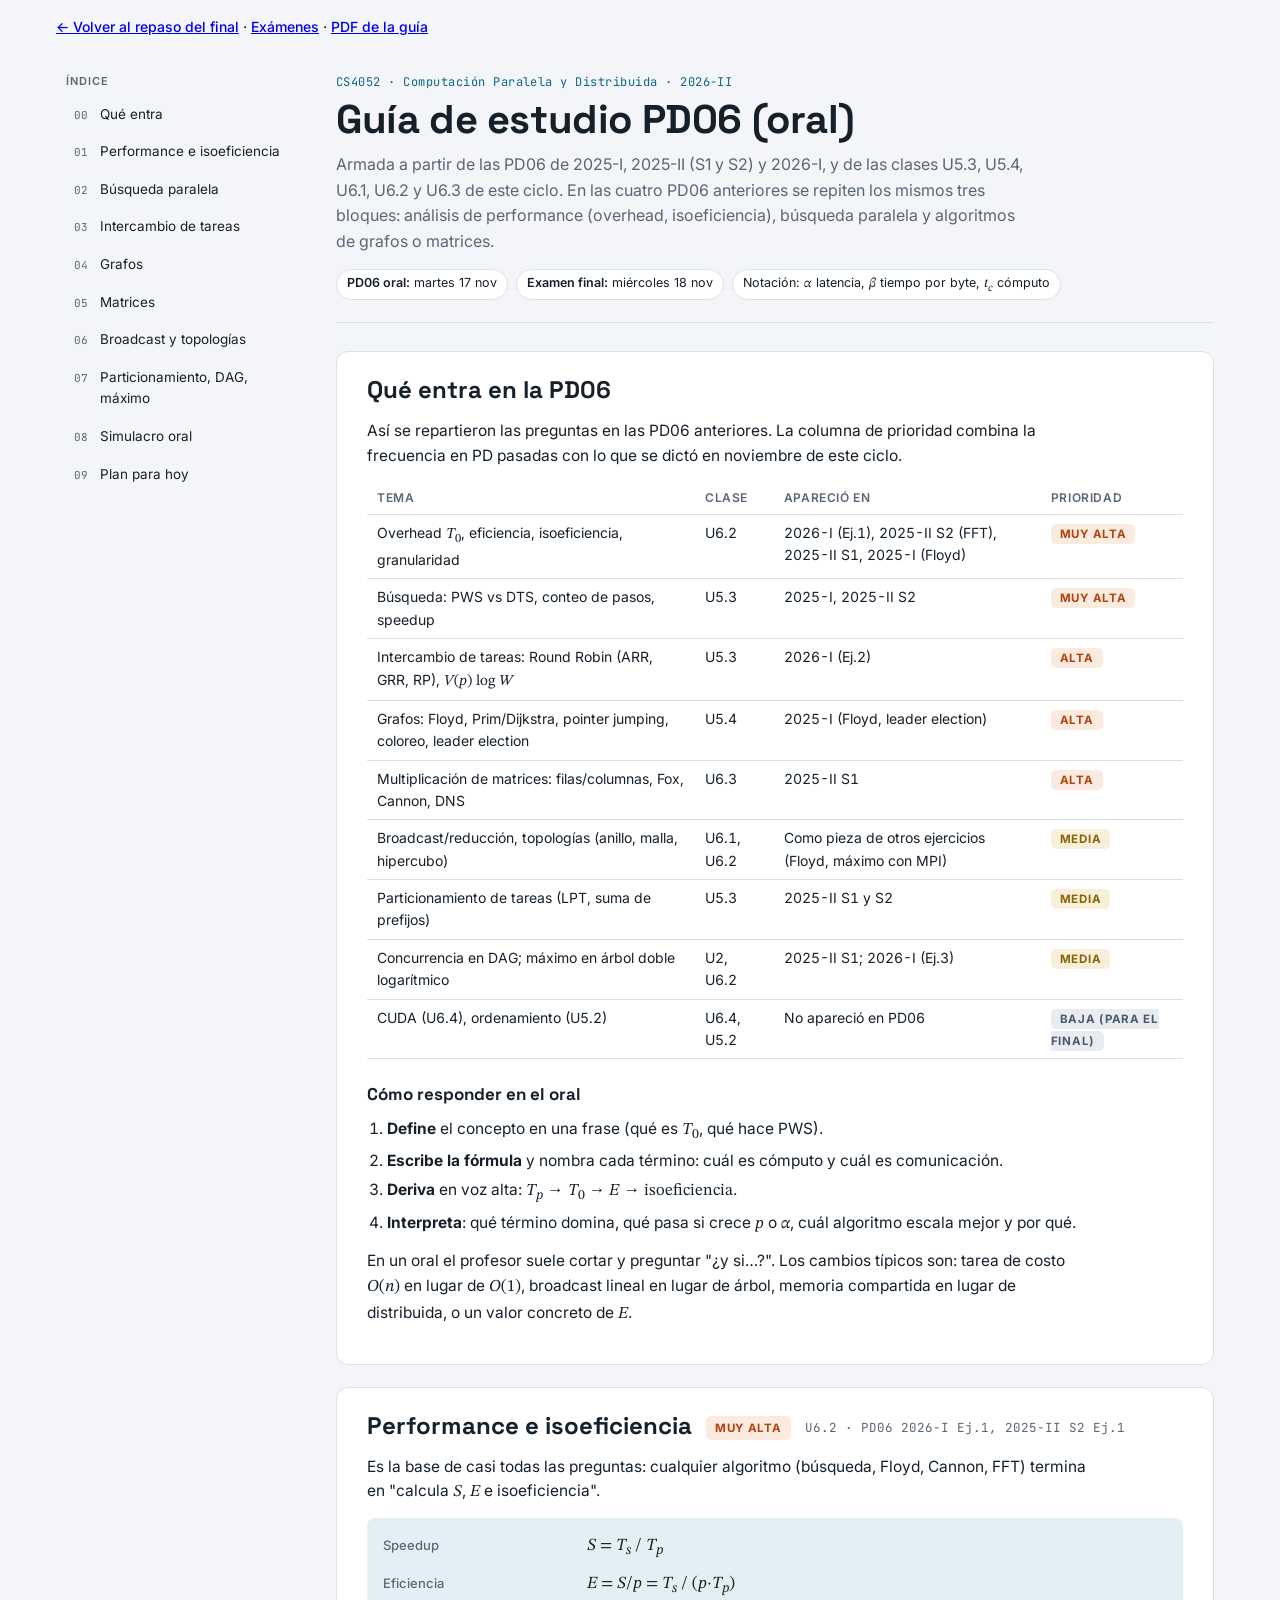
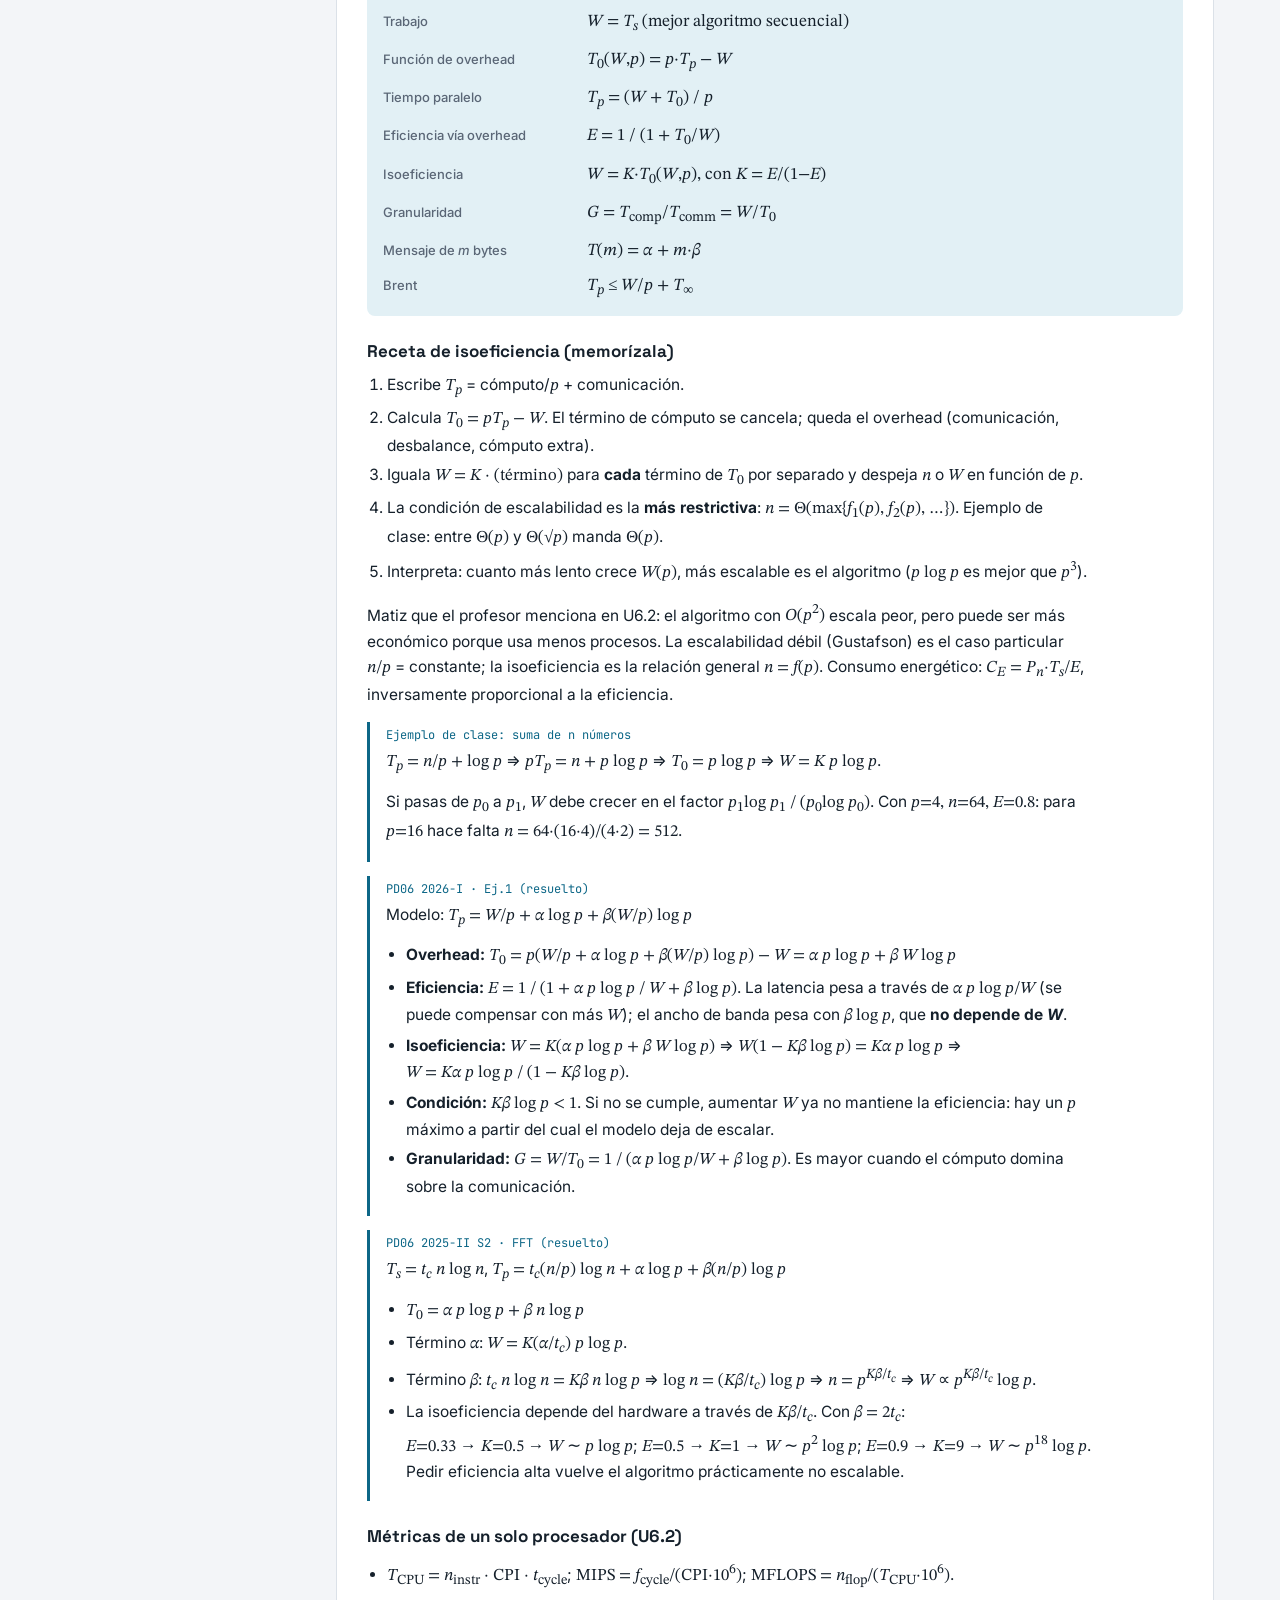
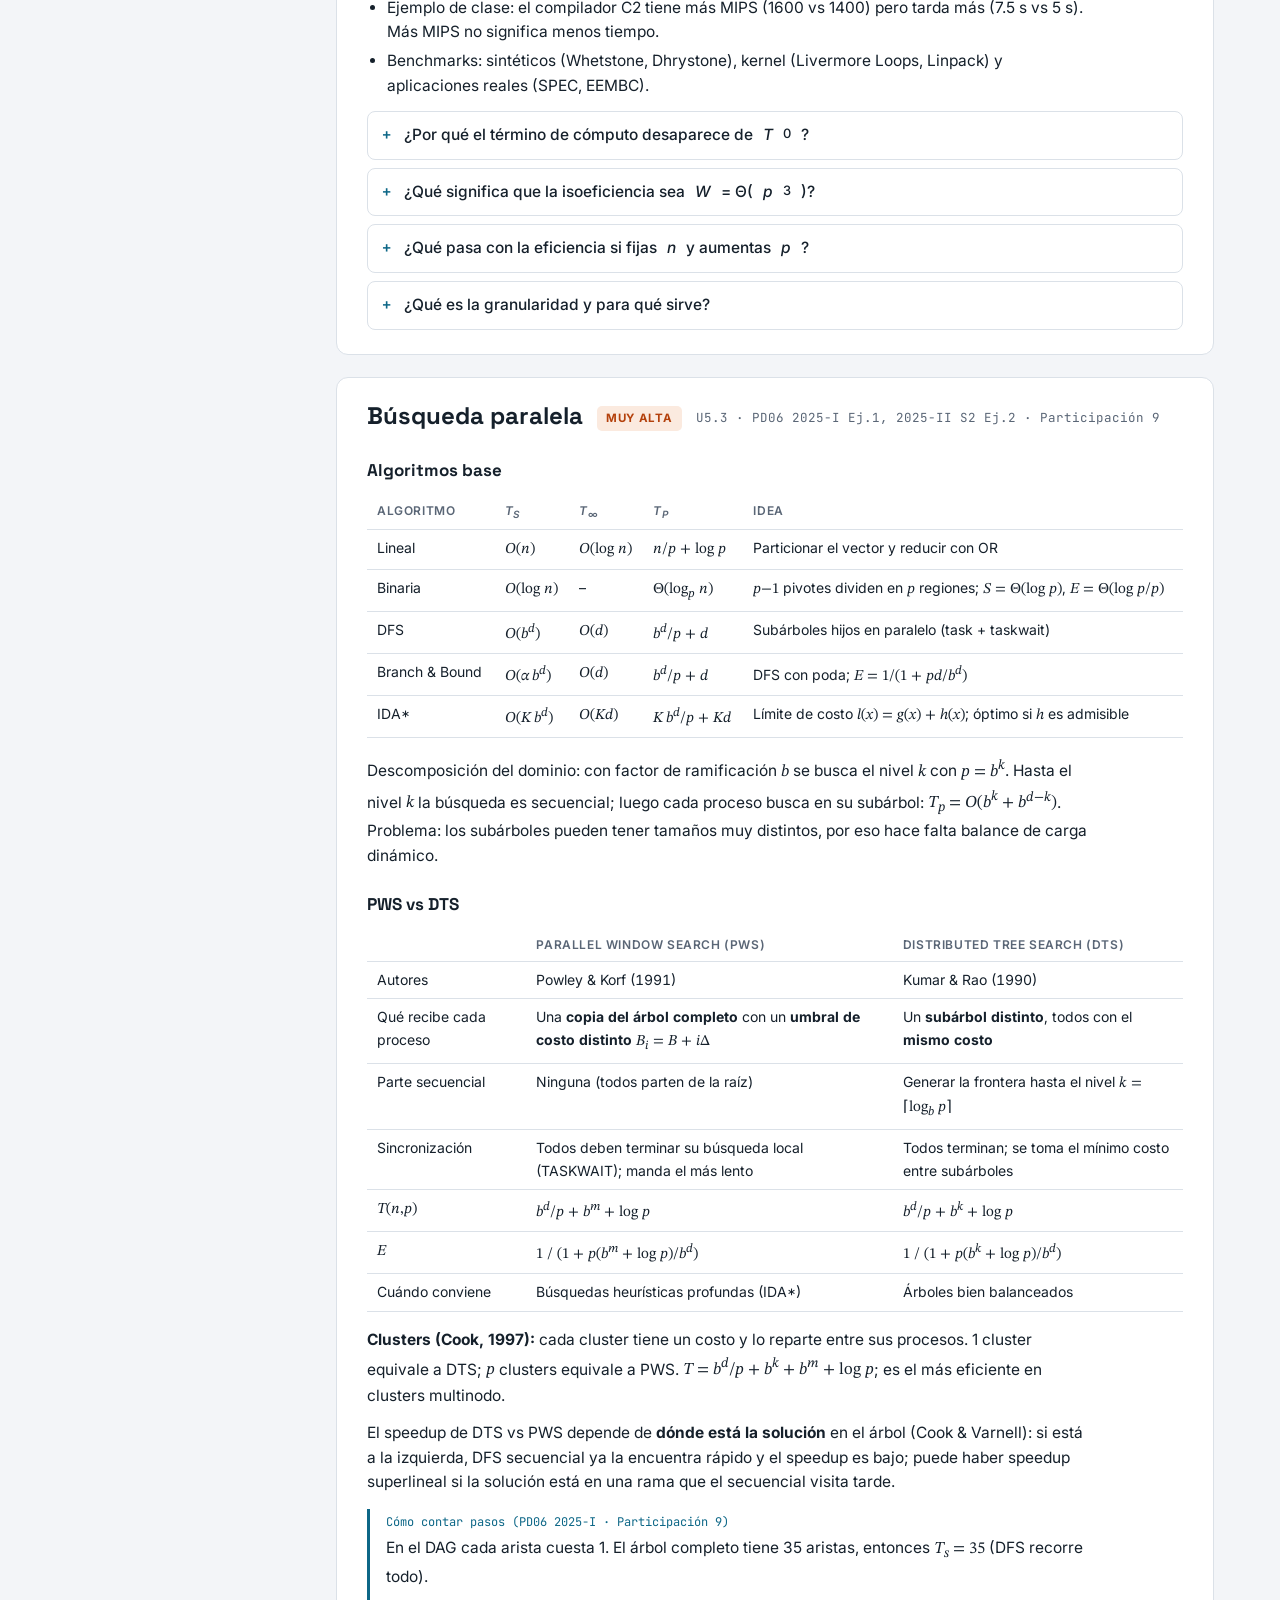
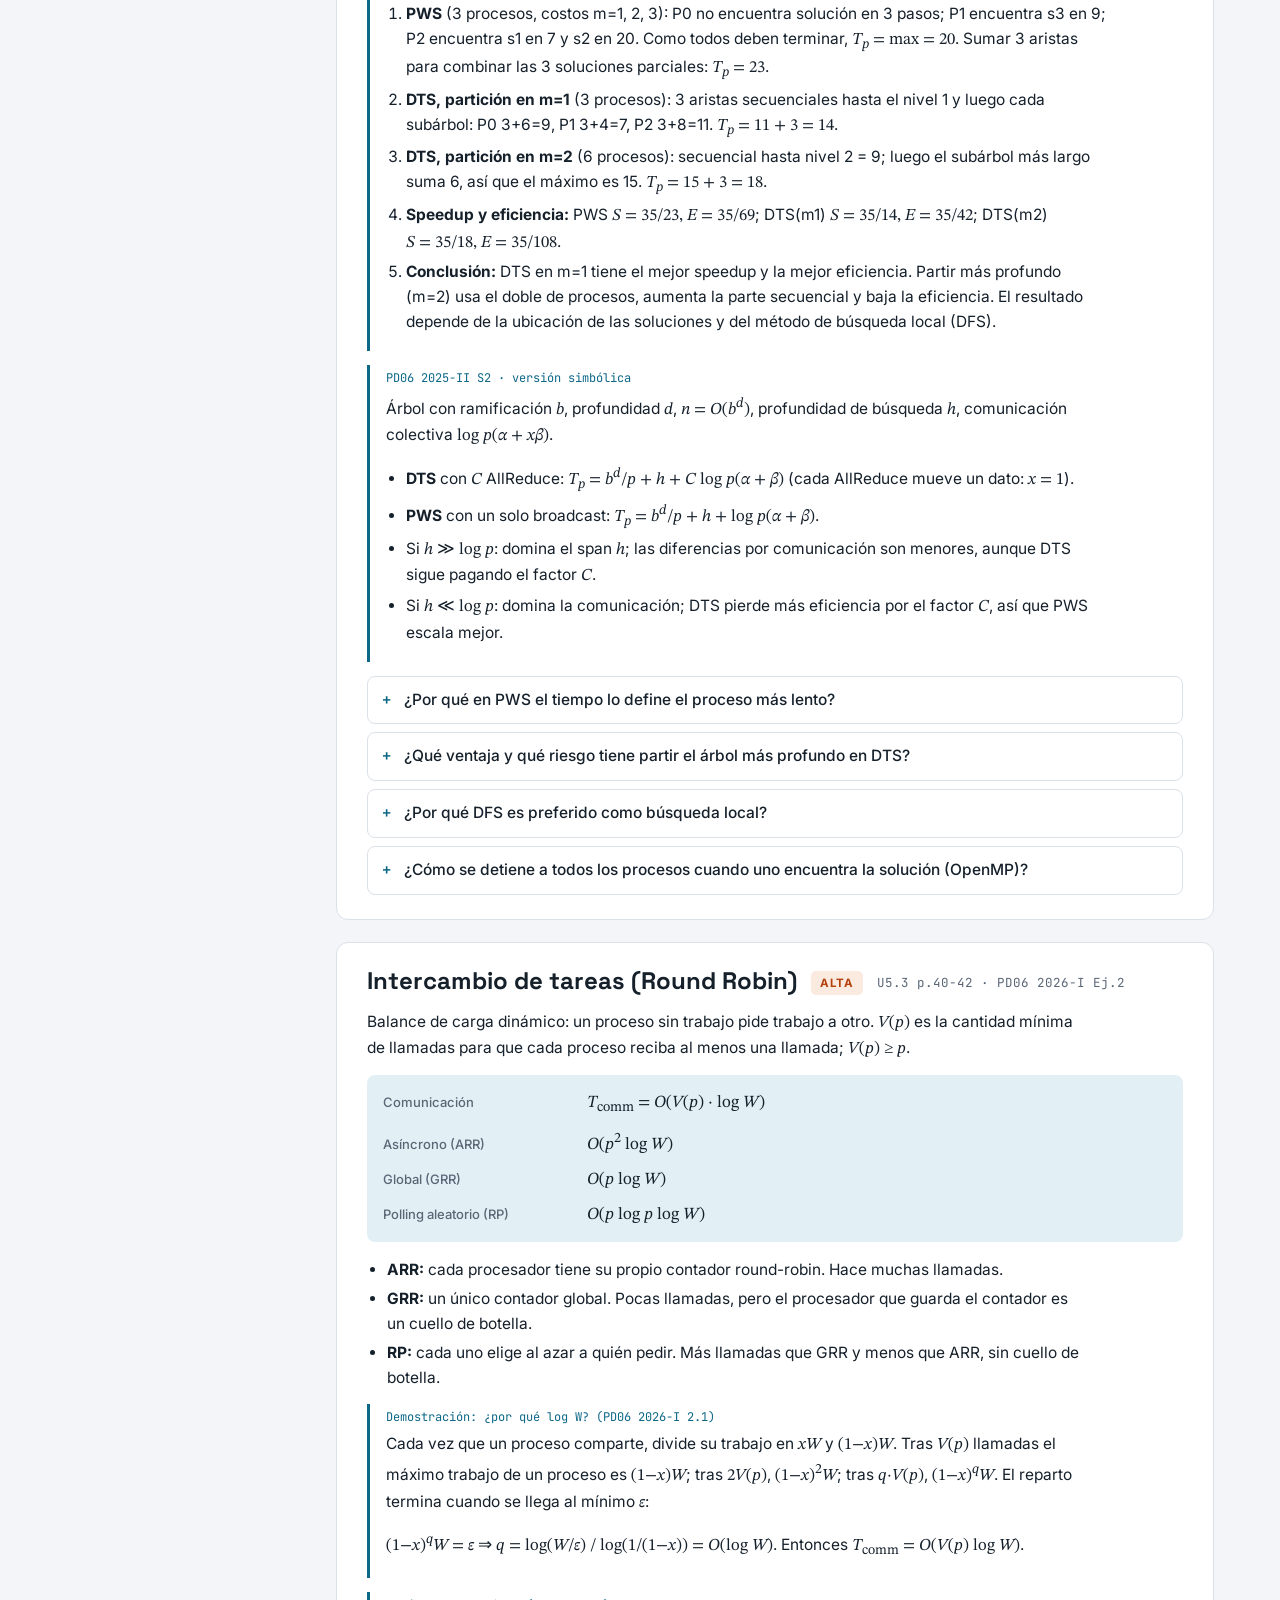
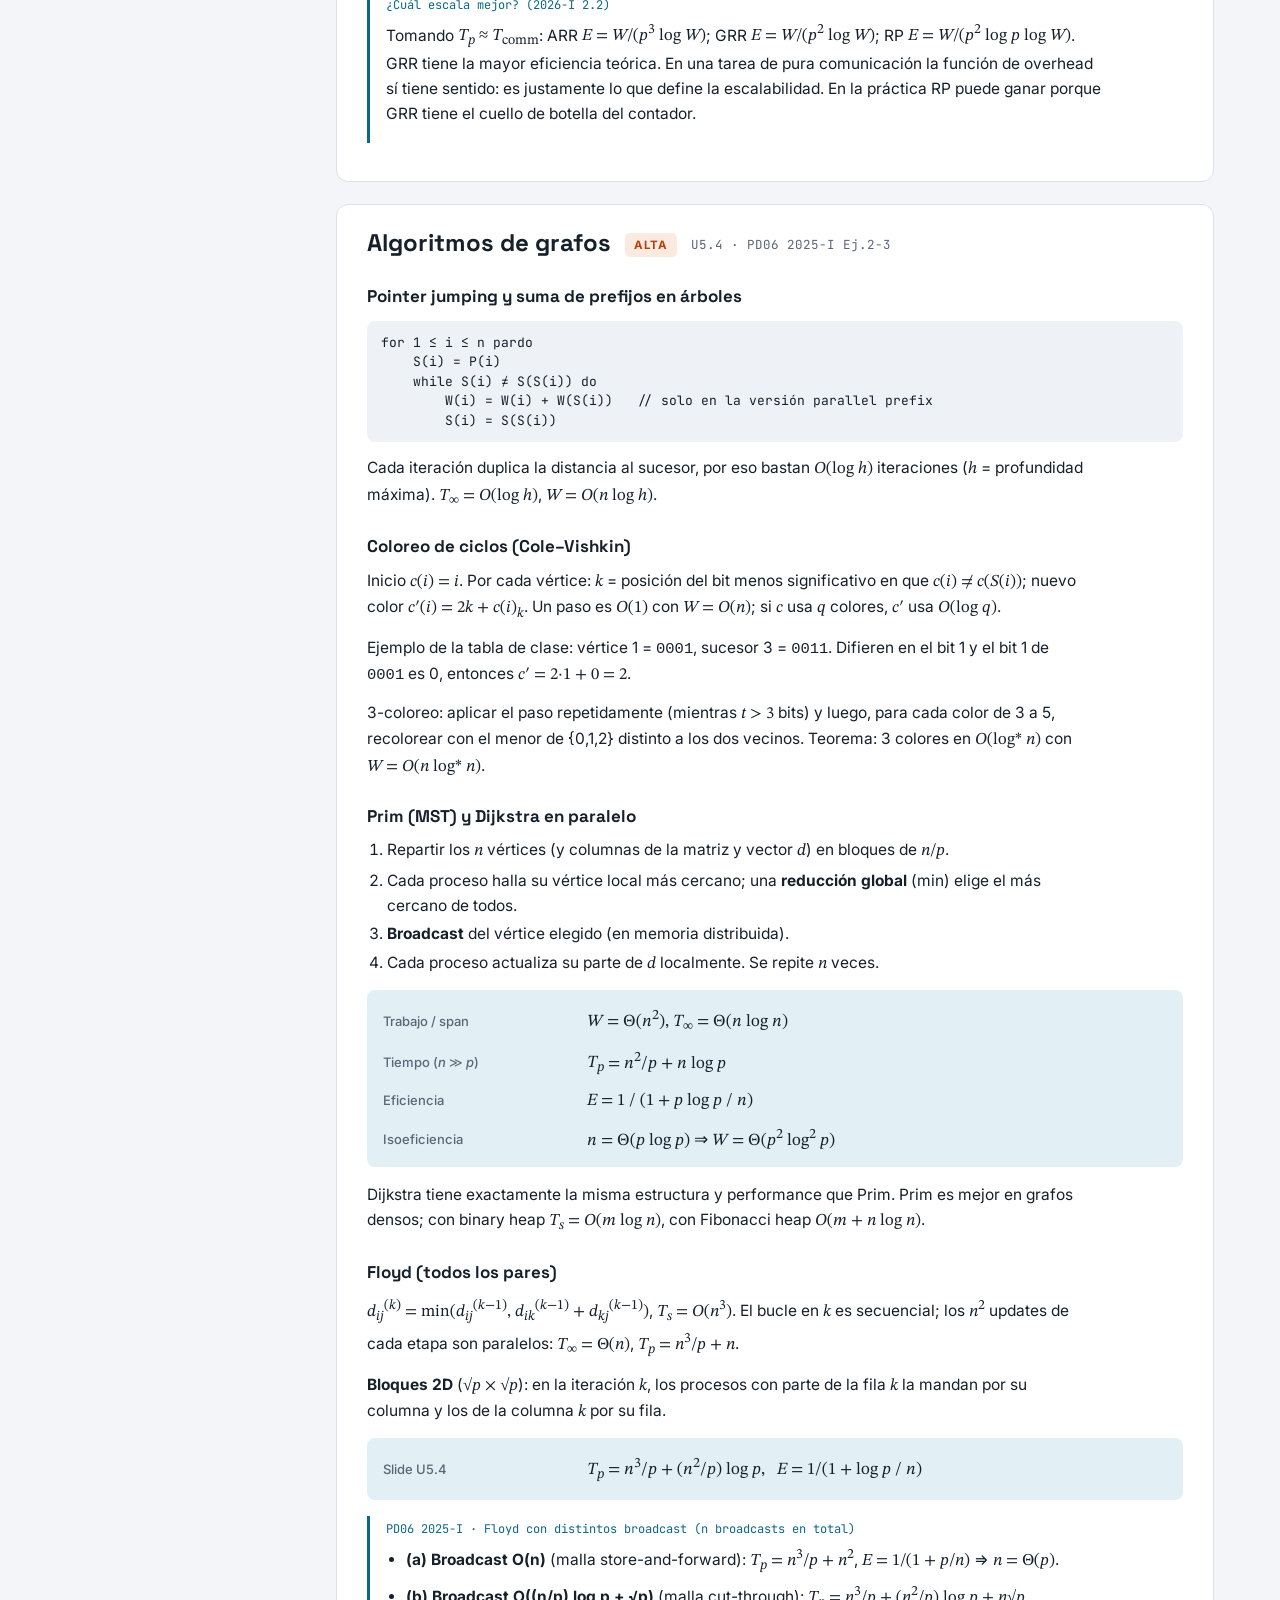
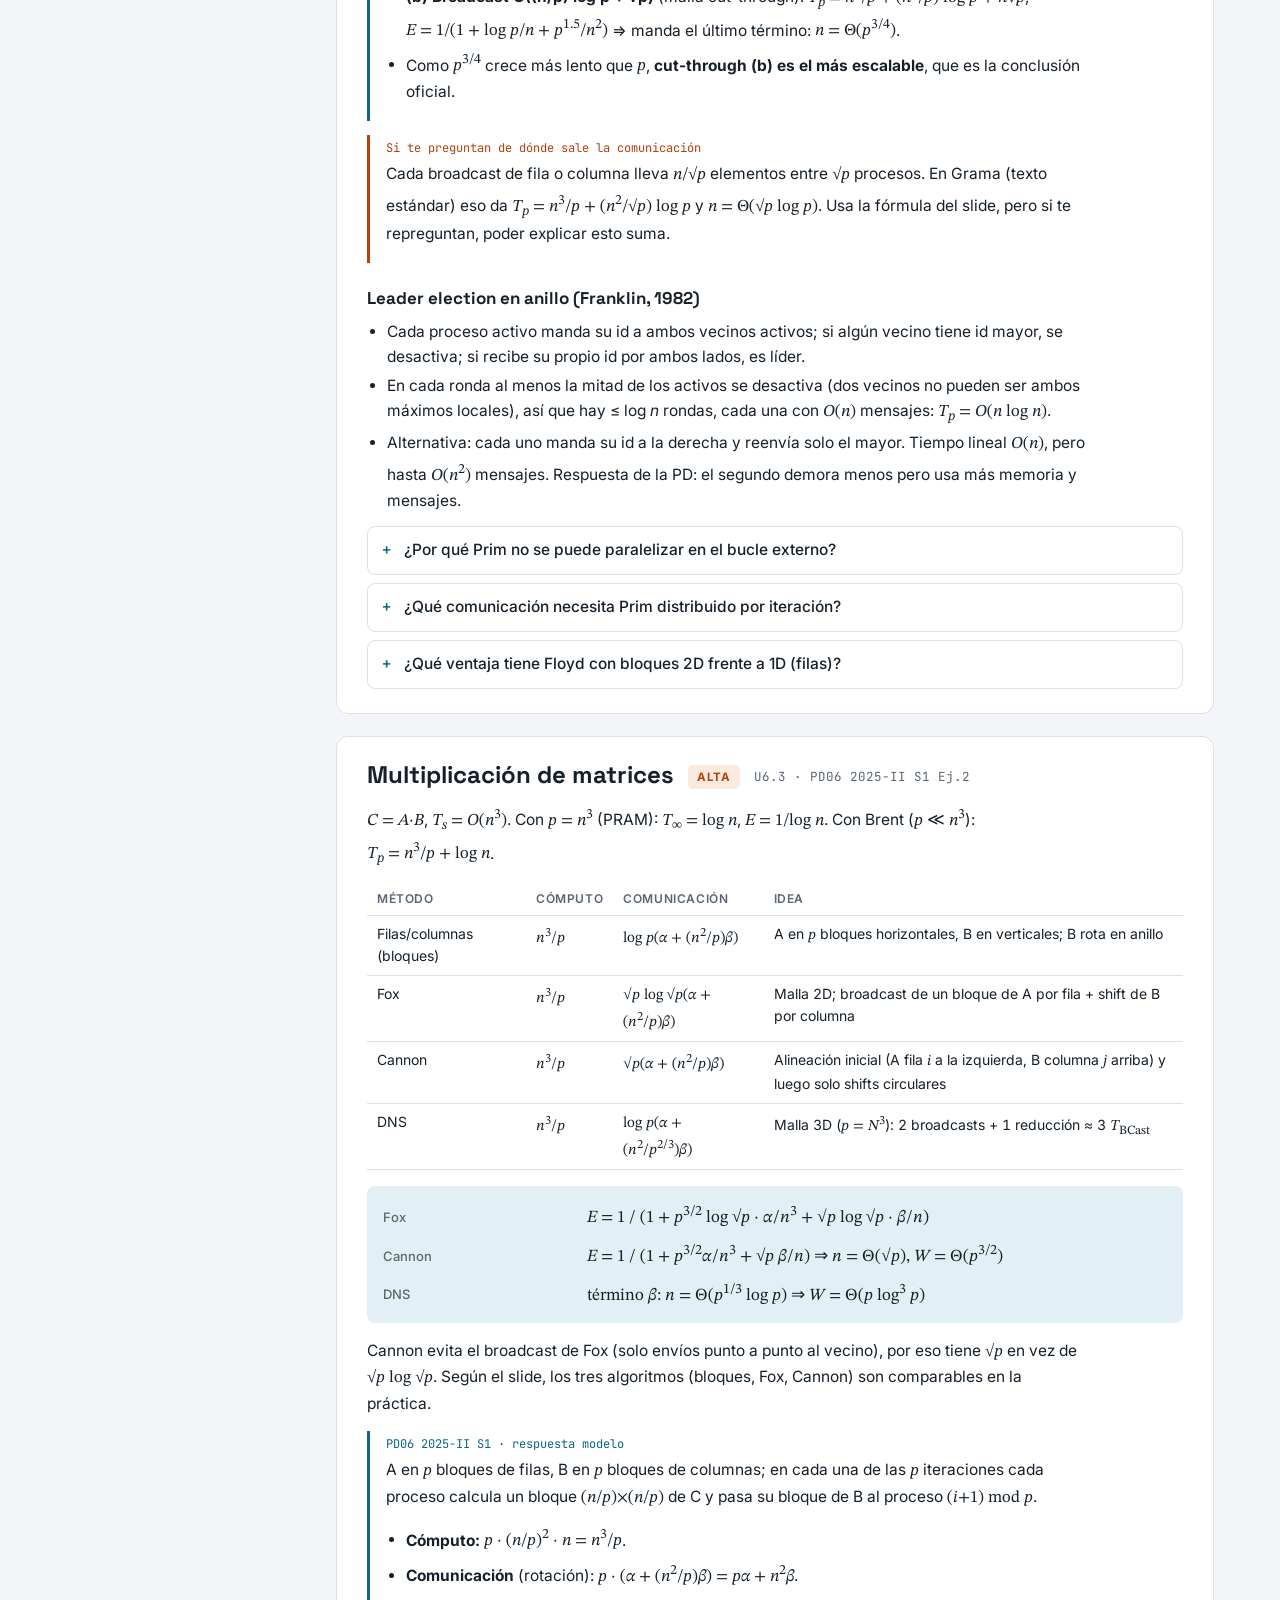
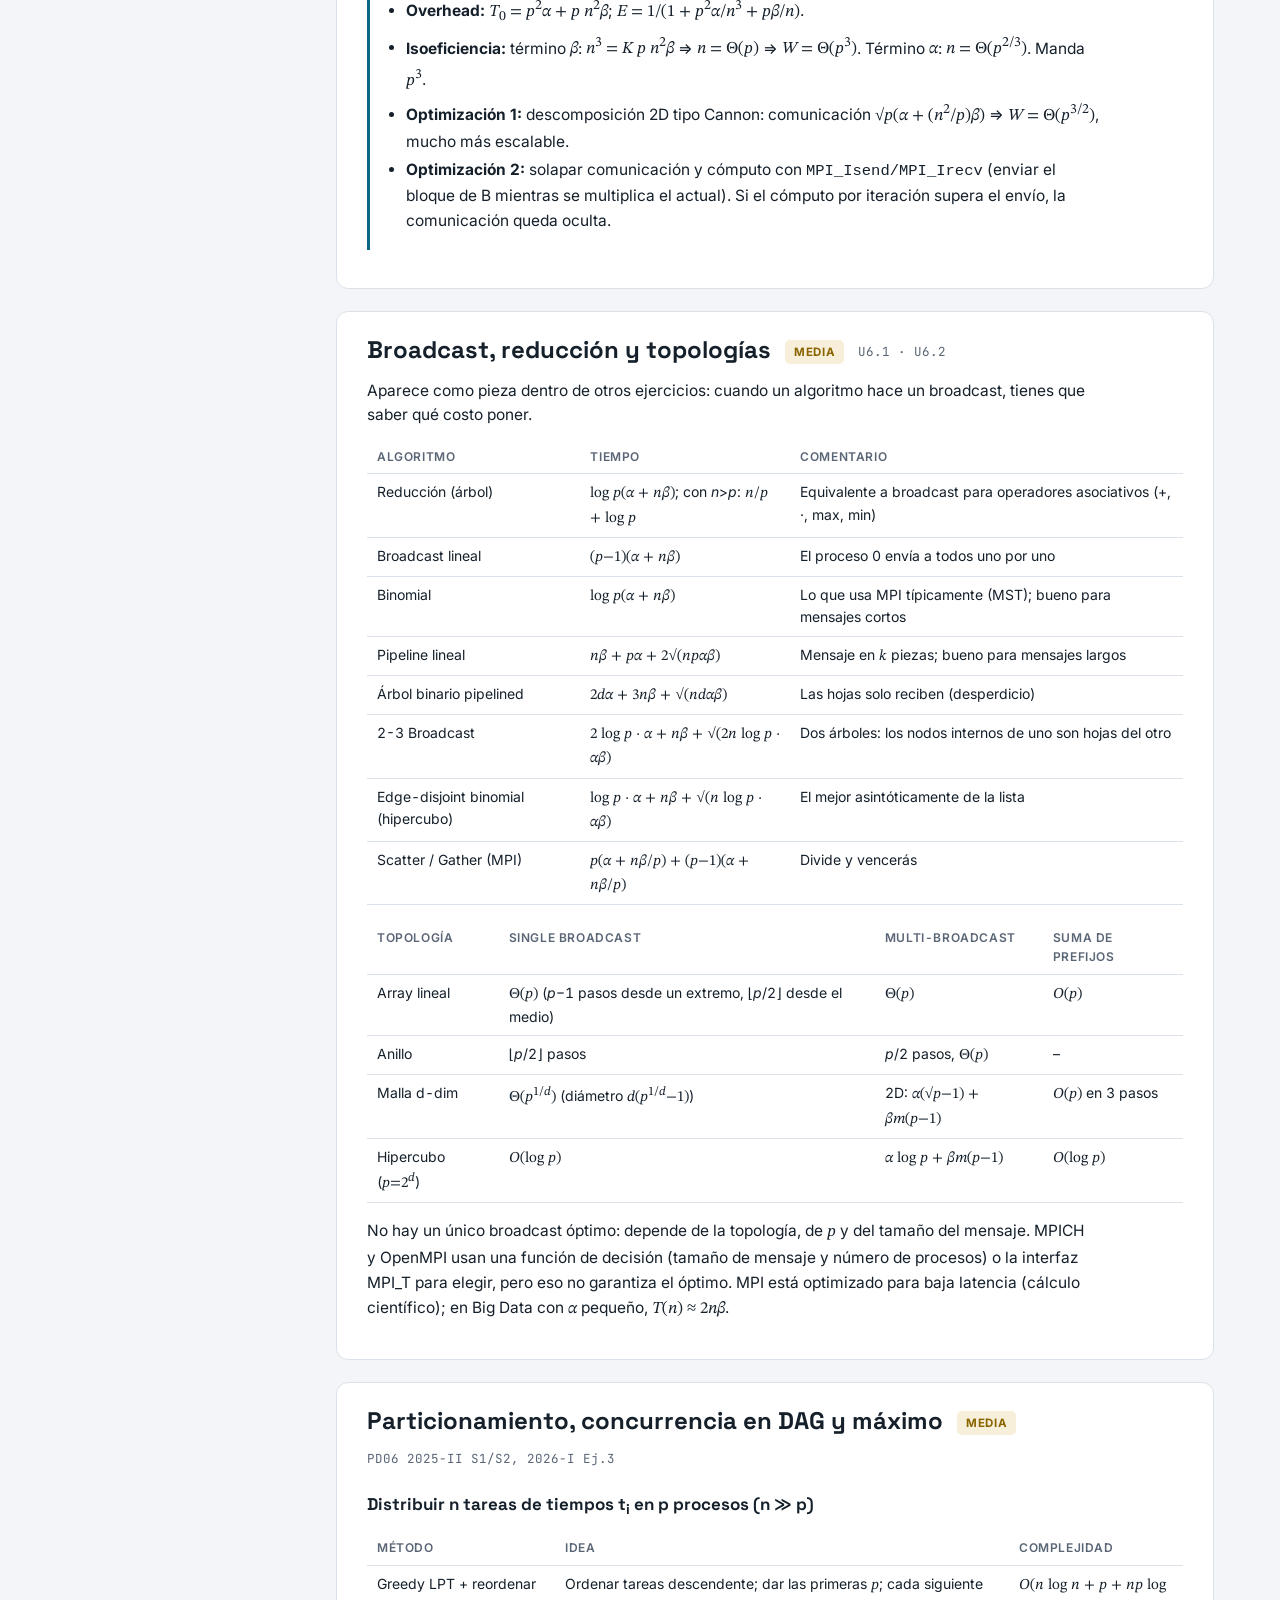
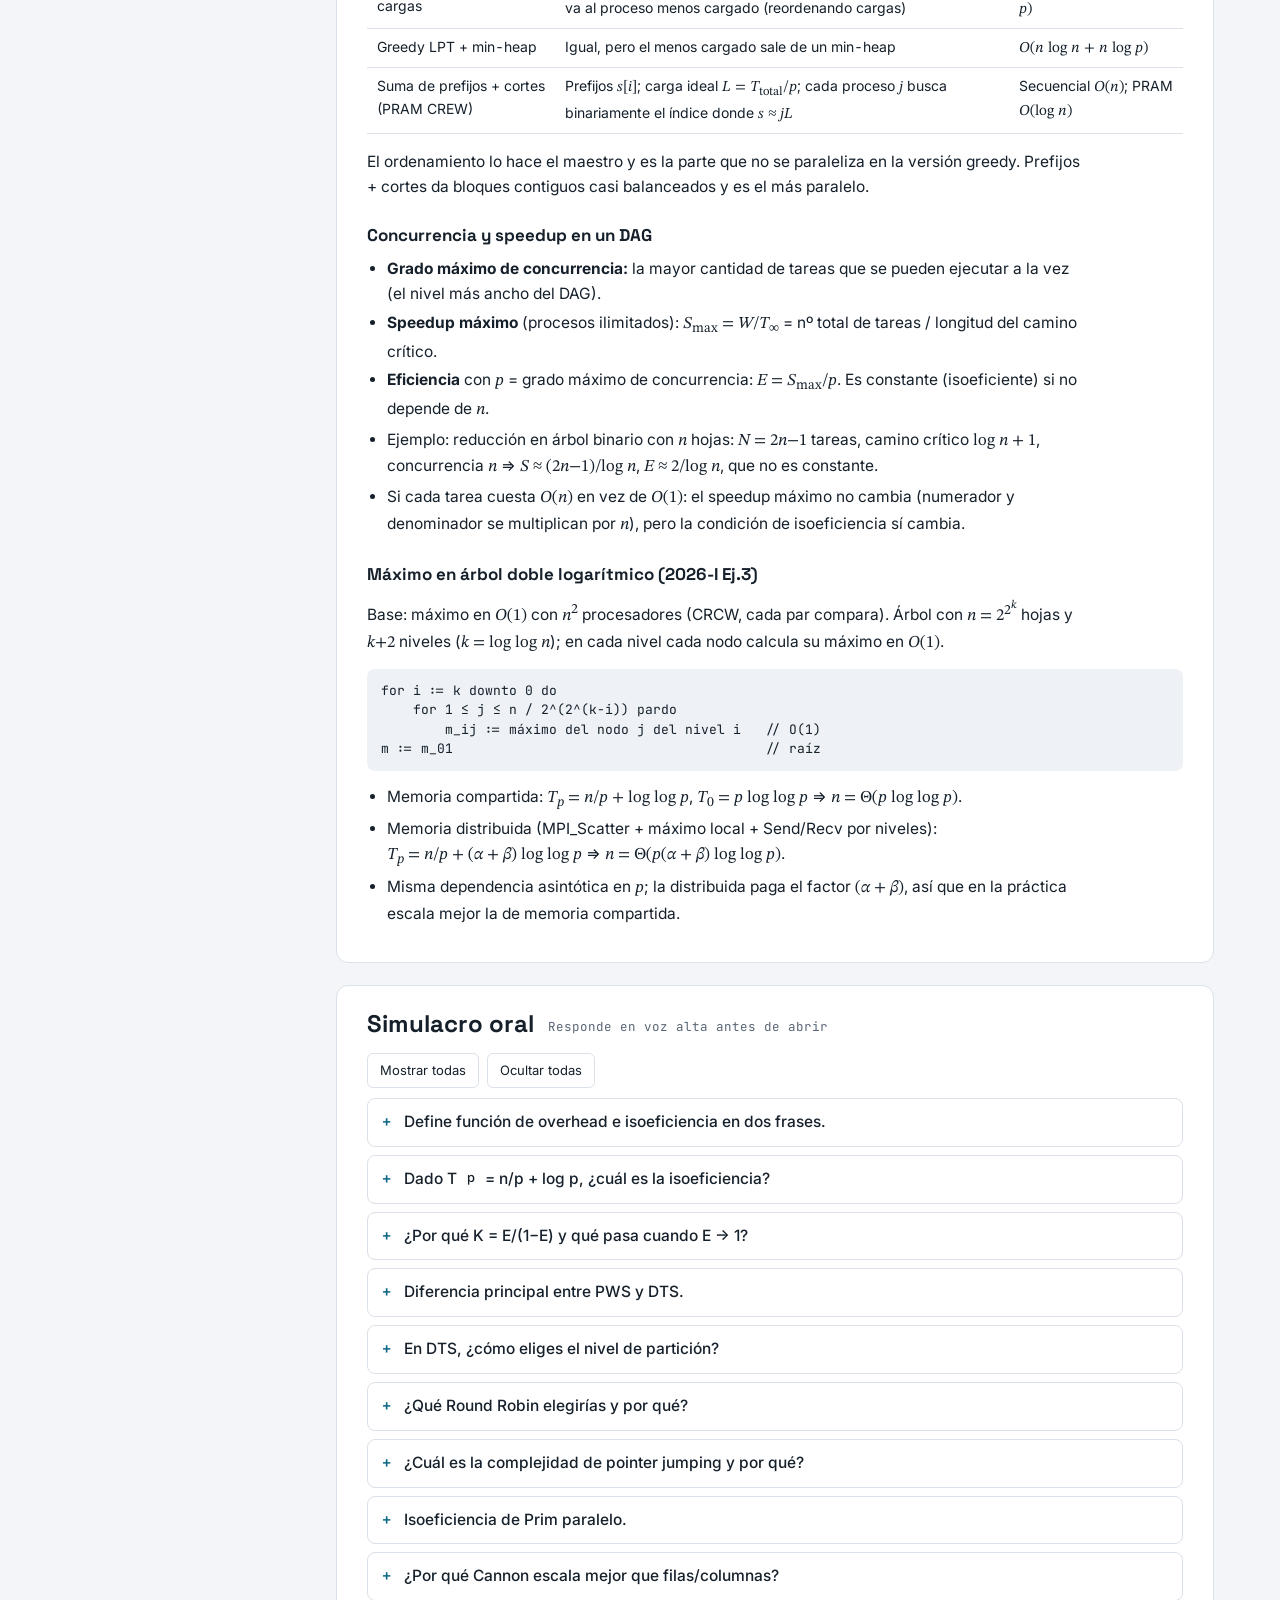
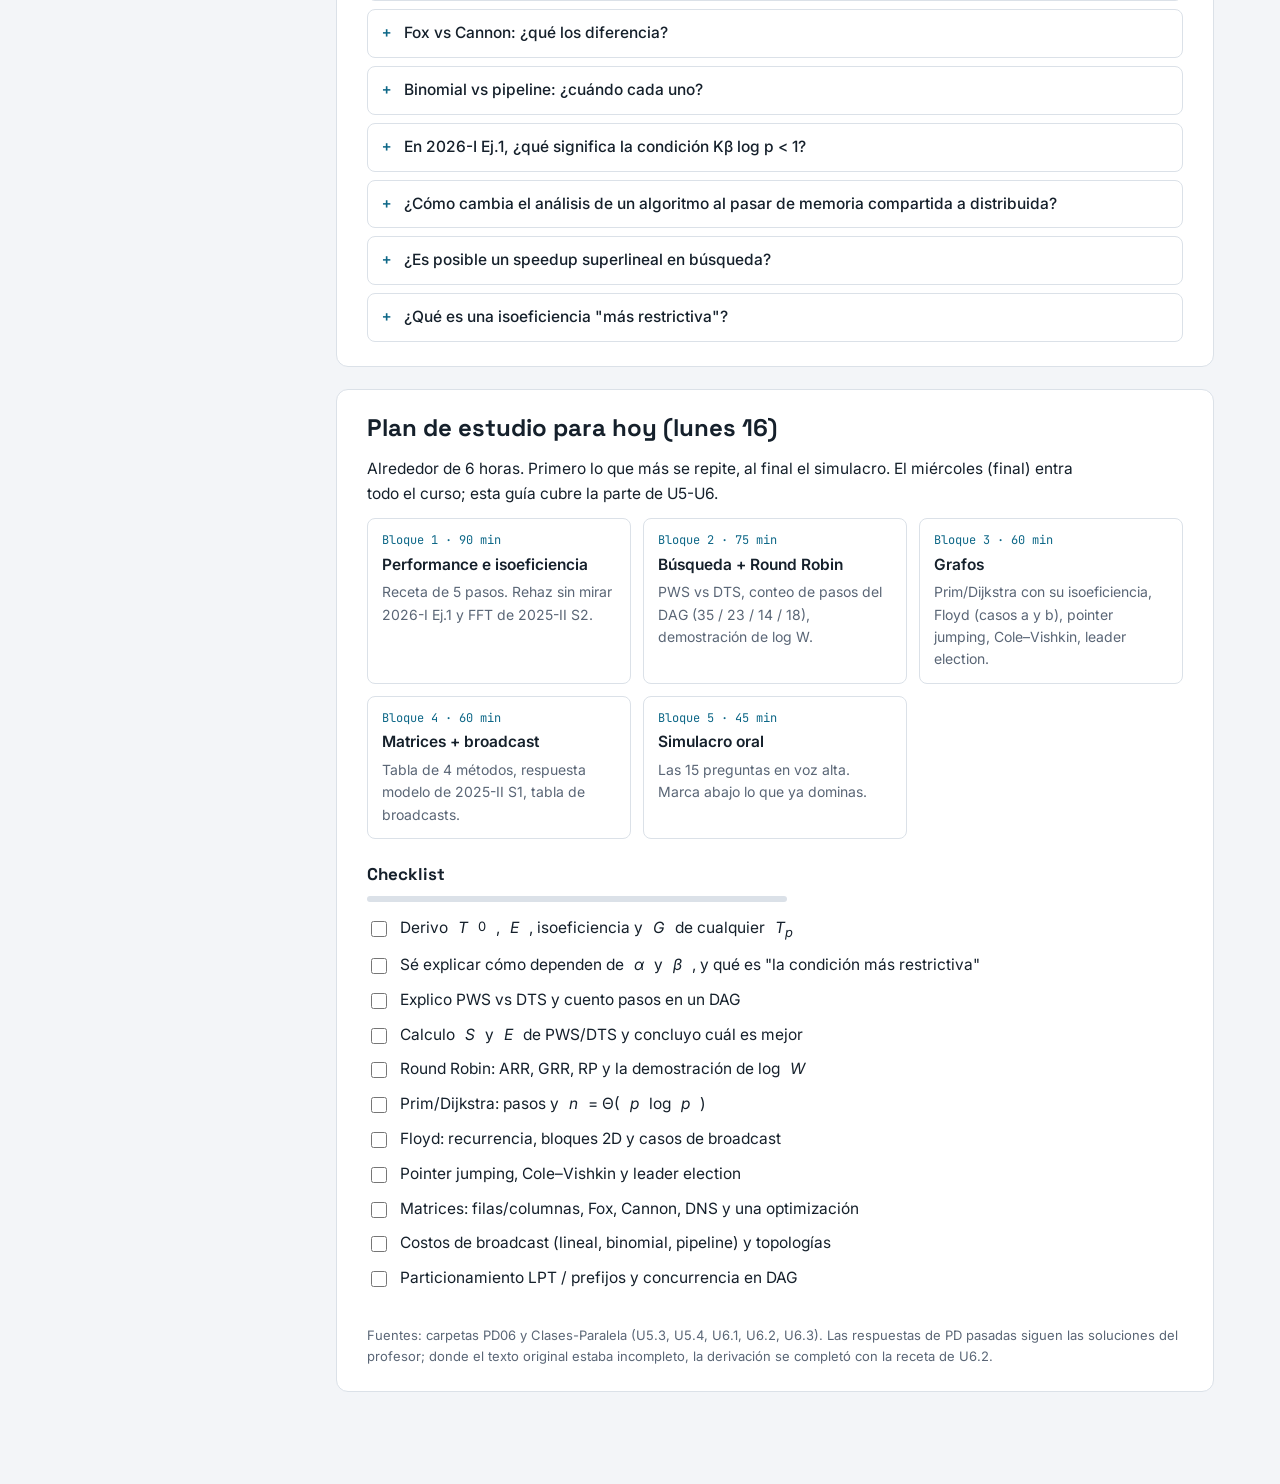
<file: pd06/index.html>
<!doctype html>
<html lang="es">
<head>
<meta charset="utf-8">
<meta name="viewport" content="width=device-width,initial-scale=1,viewport-fit=cover">
<title>Guía PD06 Paralela</title>
<meta name="claude:viewport-fit-sides" content="cover">
<link rel="preconnect" href="https://fonts.googleapis.com">
<link rel="stylesheet" href="https://fonts.googleapis.com/css2?family=Inter:wght@400;500;600;700&family=JetBrains+Mono:wght@400;500&family=STIX+Two+Text:ital@0;1&family=Space+Grotesk:wght@500;600;700&display=swap">
<style>
/* Layout: índice fijo a la izquierda (desktop) + columna de lectura; cada tema = bloque con prioridad, teoría, fórmulas, ejemplo de PD pasada y preguntas orales */
:root{
  --bg:#f3f5f8; --surface:#ffffff; --ink:#15202b; --muted:#5a6676; --line:#dbe1e8;
  --accent:#0d6787; --accent-soft:#e2f0f5; --hot:#b4410c; --hot-soft:#fbeadf;
  --mid:#8a6400; --mid-soft:#f7efd9; --low:#4b5a6b; --low-soft:#e8ecf1;
  --code:#eef2f6;
  --f-display:"Space Grotesk",system-ui,sans-serif;
  --f-body:"Inter",system-ui,-apple-system,"Segoe UI",sans-serif;
  --f-mono:"JetBrains Mono",ui-monospace,Consolas,monospace;
  --f-math:"STIX Two Text","Cambria Math","Times New Roman",serif;
  color-scheme:light;
}
@media (prefers-color-scheme: dark){:root:not([data-theme="light"]){
  --bg:#0e141a; --surface:#151d25; --ink:#e4eaf0; --muted:#97a3b0; --line:#26323f;
  --accent:#55b6d6; --accent-soft:#16303b; --hot:#f08a55; --hot-soft:#3a2216;
  --mid:#e0b54d; --mid-soft:#352b12; --low:#a9b6c4; --low-soft:#1f2a35; --code:#1b2530;
  color-scheme:dark;}}
:root[data-theme="dark"]{
  --bg:#0e141a; --surface:#151d25; --ink:#e4eaf0; --muted:#97a3b0; --line:#26323f;
  --accent:#55b6d6; --accent-soft:#16303b; --hot:#f08a55; --hot-soft:#3a2216;
  --mid:#e0b54d; --mid-soft:#352b12; --low:#a9b6c4; --low-soft:#1f2a35; --code:#1b2530;
  color-scheme:dark;}
*{box-sizing:border-box}
body{background:var(--bg);color:var(--ink);font-family:var(--f-body);font-size:15.5px;line-height:1.6;}
.wrap{max-width:1180px;margin:0 auto;padding-left:max(16px,env(safe-area-inset-left,0px));padding-right:max(16px,env(safe-area-inset-right,0px));padding-block:28px 64px;display:grid;grid-template-columns:230px minmax(0,1fr);gap:40px}
@media (max-width:900px){.wrap{grid-template-columns:minmax(0,1fr);gap:20px}}
nav.toc{position:sticky;top:calc(env(safe-area-inset-top,0px) + 20px);align-self:start;font-size:13.5px}
nav.toc .lbl{font-size:11px;text-transform:uppercase;letter-spacing:.09em;color:var(--muted);margin-bottom:8px;font-weight:600}
nav.toc ol{list-style:none;margin:0;padding:0;display:flex;flex-direction:column;gap:2px}
nav.toc a{display:flex;gap:8px;align-items:baseline;padding:5px 8px;border-radius:6px;color:var(--ink);text-decoration:none}
nav.toc a:hover,nav.toc a:focus-visible{background:var(--accent-soft);outline:none}
nav.toc .n{font-family:var(--f-mono);font-size:11px;color:var(--muted);min-width:18px}
@media (max-width:900px){nav.toc{position:static}nav.toc ol{flex-direction:row;flex-wrap:wrap;gap:6px}nav.toc a{border:1px solid var(--line);background:var(--surface)}}
main{min-width:0}
header.top{padding-bottom:22px;border-bottom:1px solid var(--line);margin-bottom:28px}
.eyebrow{font-family:var(--f-mono);font-size:12px;color:var(--accent);letter-spacing:.04em}
h1{font-family:var(--f-display);font-size:clamp(28px,4.4vw,40px);line-height:1.1;margin:6px 0 10px;text-wrap:balance;letter-spacing:-.01em}
h2{font-family:var(--f-display);font-size:24px;line-height:1.2;margin:0 0 4px;text-wrap:balance}
h3{font-family:var(--f-display);font-size:17px;margin:22px 0 8px}
p{margin:0 0 12px;max-width:72ch}
.lead{color:var(--muted);font-size:16px;max-width:70ch}
.meta{display:flex;flex-wrap:wrap;gap:8px;margin-top:14px}
.chip{font-size:12.5px;padding:3px 10px;border-radius:999px;border:1px solid var(--line);background:var(--surface);white-space:nowrap}
.chip b{font-weight:600}
section.topic{background:var(--surface);border:1px solid var(--line);border-radius:12px;padding:24px clamp(16px,3vw,30px);margin-bottom:22px;scroll-margin-top:16px}
.thead{display:flex;flex-wrap:wrap;align-items:center;gap:10px 14px;margin-bottom:10px}
.thead .src{font-size:12.5px;color:var(--muted);font-family:var(--f-mono)}
.prio{font-size:11.5px;font-weight:700;letter-spacing:.06em;text-transform:uppercase;padding:3px 9px;border-radius:5px}
.p-hot{color:var(--hot);background:var(--hot-soft)}
.p-mid{color:var(--mid);background:var(--mid-soft)}
.p-low{color:var(--low);background:var(--low-soft)}
ul,ol.steps{padding-left:20px;margin:0 0 12px;max-width:72ch}
li{margin-bottom:4px}
.m{font-family:var(--f-math);font-size:1.08em;white-space:nowrap}
.m i{font-style:italic}
.fbox{background:var(--accent-soft);border-radius:8px;padding:14px 16px;margin:12px 0 16px;display:grid;gap:8px}
.fbox .row{display:grid;grid-template-columns:minmax(120px,190px) minmax(0,1fr);gap:4px 14px;align-items:baseline}
.fbox .k{font-size:13px;color:var(--muted);font-weight:500}
.fbox .v{font-family:var(--f-math);font-size:17px;overflow-wrap:anywhere}
@media (max-width:560px){.fbox .row{grid-template-columns:minmax(0,1fr)}}
.ex{border-left:3px solid var(--accent);padding:4px 0 4px 16px;margin:14px 0}
.ex .t{font-size:12px;font-family:var(--f-mono);color:var(--accent);margin-bottom:4px}
.warn{border-left:3px solid var(--hot);padding:4px 0 4px 16px;margin:14px 0}
.warn .t{font-size:12px;font-family:var(--f-mono);color:var(--hot);margin-bottom:4px}
pre{font-family:var(--f-mono);font-size:13px;line-height:1.5;background:var(--code);border-radius:8px;padding:12px 14px;overflow-x:auto;margin:10px 0 14px}
.tw{overflow-x:auto;margin:10px 0 16px}
table{border-collapse:collapse;width:100%;font-size:14px;font-variant-numeric:tabular-nums}
th,td{text-align:left;padding:7px 10px;border-bottom:1px solid var(--line);vertical-align:top}
th{font-size:12px;text-transform:uppercase;letter-spacing:.05em;color:var(--muted);font-weight:600}
td .m{white-space:normal}
.qa{display:grid;gap:8px;margin-top:10px}
.card{border:1px solid var(--line);border-radius:8px;overflow:hidden}
.card button{all:unset;box-sizing:border-box;display:flex;gap:10px;width:100%;padding:11px 14px;cursor:pointer;font-weight:500}
.card button:focus-visible{outline:2px solid var(--accent);outline-offset:-2px}
.card button::before{content:"+";font-family:var(--f-mono);color:var(--accent);width:12px;flex:none}
.card.open button::before{content:"–"}
.card .ans{display:none;padding:0 14px 12px 36px;color:var(--ink)}
.card.open .ans{display:block}
.card .ans p:last-child{margin-bottom:0}
.qtools{display:flex;gap:8px;flex-wrap:wrap;margin:6px 0 2px}
.btn{font:inherit;font-size:13px;padding:6px 12px;border-radius:6px;border:1px solid var(--line);background:var(--surface);color:var(--ink);cursor:pointer}
.btn:hover{border-color:var(--accent)}
.btn:focus-visible{outline:2px solid var(--accent)}
.check{list-style:none;padding:0;display:grid;gap:6px}
.check label{display:flex;gap:10px;align-items:flex-start;cursor:pointer}
.check input{margin-top:5px;accent-color:var(--accent);width:16px;height:16px;flex:none}
.progress{height:6px;background:var(--line);border-radius:4px;overflow:hidden;margin:8px 0 14px;max-width:420px}
.progress span{display:block;height:100%;background:var(--accent);width:0;transition:width .25s}
.plan{display:grid;grid-template-columns:repeat(auto-fit,minmax(220px,1fr));gap:12px;margin-top:10px}
.blk{border:1px solid var(--line);border-radius:8px;padding:12px 14px}
.blk .h{font-family:var(--f-mono);font-size:12px;color:var(--accent)}
.blk .tt{font-weight:600;margin:2px 0 4px}
.blk p{font-size:14px;color:var(--muted);margin:0}
footer{color:var(--muted);font-size:13px;margin-top:30px}
@media (prefers-reduced-motion:reduce){*{transition:none!important}}
@media print{
  body{background:#fff;color:#000;font-size:11pt}
  .wrap{display:block;padding:0;max-width:none}
  nav.toc,.qtools,.no-print{display:none!important}
  section.topic{border:none;padding:0;margin:0 0 18px;break-inside:auto}
  section.topic + section.topic{break-before:page}
  .card{break-inside:avoid;border-color:#bbb}
  .card .ans{display:block!important}
  .card button::before{content:"P"}
  .fbox{background:#eef5f8;break-inside:avoid}
  pre{background:#f2f2f2;white-space:pre-wrap}
  .progress{display:none}
  a{color:inherit;text-decoration:none}
}
</style>
<style>@media print{.backbar{display:none}}</style>
<div class="backbar" style="max-width:1200px;margin:0 auto;padding:10px 16px;font:500 14px Inter,system-ui,sans-serif"><a href="../" style="text-decoration:underline">← Volver al repaso del final</a> · <a href="../examenes.html" style="text-decoration:underline">Exámenes</a> · <a href="../pdf/Guia_PD06.pdf" style="text-decoration:underline">PDF de la guía</a></div>

<div class="wrap">
<nav class="toc" aria-label="Índice">
  <div class="lbl">Índice</div>
  <ol>
    <li><a href="#temas"><span class="n">00</span>Qué entra</a></li>
    <li><a href="#perf"><span class="n">01</span>Performance e isoeficiencia</a></li>
    <li><a href="#busq"><span class="n">02</span>Búsqueda paralela</a></li>
    <li><a href="#rr"><span class="n">03</span>Intercambio de tareas</a></li>
    <li><a href="#grafos"><span class="n">04</span>Grafos</a></li>
    <li><a href="#mat"><span class="n">05</span>Matrices</a></li>
    <li><a href="#bcast"><span class="n">06</span>Broadcast y topologías</a></li>
    <li><a href="#extra"><span class="n">07</span>Particionamiento, DAG, máximo</a></li>
    <li><a href="#oral"><span class="n">08</span>Simulacro oral</a></li>
    <li><a href="#plan"><span class="n">09</span>Plan para hoy</a></li>
  </ol>
</nav>

<main>
<header class="top">
  <div class="eyebrow">CS4052 · Computación Paralela y Distribuida · 2026-II</div>
  <h1>Guía de estudio PD06 (oral)</h1>
  <p class="lead">Armada a partir de las PD06 de 2025-I, 2025-II (S1 y S2) y 2026-I, y de las clases U5.3, U5.4, U6.1, U6.2 y U6.3 de este ciclo. En las cuatro PD06 anteriores se repiten los mismos tres bloques: análisis de performance (overhead, isoeficiencia), búsqueda paralela y algoritmos de grafos o matrices.</p>
  <div class="meta">
    <span class="chip"><b>PD06 oral:</b> martes 17 nov</span>
    <span class="chip"><b>Examen final:</b> miércoles 18 nov</span>
    <span class="chip">Notación: <span class="m"><i>α</i></span> latencia, <span class="m"><i>β</i></span> tiempo por byte, <span class="m"><i>t<sub>c</sub></i></span> cómputo</span>
  </div>
</header>

<!-- 00 -->
<section class="topic" id="temas">
  <div class="thead"><h2>Qué entra en la PD06</h2></div>
  <p>Así se repartieron las preguntas en las PD06 anteriores. La columna de prioridad combina la frecuencia en PD pasadas con lo que se dictó en noviembre de este ciclo.</p>
  <div class="tw"><table>
    <thead><tr><th>Tema</th><th>Clase</th><th>Apareció en</th><th>Prioridad</th></tr></thead>
    <tbody>
      <tr><td>Overhead <span class="m"><i>T</i><sub>0</sub></span>, eficiencia, isoeficiencia, granularidad</td><td>U6.2</td><td>2026-I (Ej.1), 2025-II S2 (FFT), 2025-II S1, 2025-I (Floyd)</td><td><span class="prio p-hot">Muy alta</span></td></tr>
      <tr><td>Búsqueda: PWS vs DTS, conteo de pasos, speedup</td><td>U5.3</td><td>2025-I, 2025-II S2</td><td><span class="prio p-hot">Muy alta</span></td></tr>
      <tr><td>Intercambio de tareas: Round Robin (ARR, GRR, RP), <span class="m"><i>V</i>(<i>p</i>) log <i>W</i></span></td><td>U5.3</td><td>2026-I (Ej.2)</td><td><span class="prio p-hot">Alta</span></td></tr>
      <tr><td>Grafos: Floyd, Prim/Dijkstra, pointer jumping, coloreo, leader election</td><td>U5.4</td><td>2025-I (Floyd, leader election)</td><td><span class="prio p-hot">Alta</span></td></tr>
      <tr><td>Multiplicación de matrices: filas/columnas, Fox, Cannon, DNS</td><td>U6.3</td><td>2025-II S1</td><td><span class="prio p-hot">Alta</span></td></tr>
      <tr><td>Broadcast/reducción, topologías (anillo, malla, hipercubo)</td><td>U6.1, U6.2</td><td>Como pieza de otros ejercicios (Floyd, máximo con MPI)</td><td><span class="prio p-mid">Media</span></td></tr>
      <tr><td>Particionamiento de tareas (LPT, suma de prefijos)</td><td>U5.3</td><td>2025-II S1 y S2</td><td><span class="prio p-mid">Media</span></td></tr>
      <tr><td>Concurrencia en DAG; máximo en árbol doble logarítmico</td><td>U2, U6.2</td><td>2025-II S1; 2026-I (Ej.3)</td><td><span class="prio p-mid">Media</span></td></tr>
      <tr><td>CUDA (U6.4), ordenamiento (U5.2)</td><td>U6.4, U5.2</td><td>No apareció en PD06</td><td><span class="prio p-low">Baja (para el final)</span></td></tr>
    </tbody>
  </table></div>
  <h3>Cómo responder en el oral</h3>
  <ol class="steps">
    <li><b>Define</b> el concepto en una frase (qué es <span class="m"><i>T</i><sub>0</sub></span>, qué hace PWS).</li>
    <li><b>Escribe la fórmula</b> y nombra cada término: cuál es cómputo y cuál es comunicación.</li>
    <li><b>Deriva</b> en voz alta: <span class="m"><i>T<sub>p</sub></i> → <i>T</i><sub>0</sub> → <i>E</i> → isoeficiencia</span>.</li>
    <li><b>Interpreta</b>: qué término domina, qué pasa si crece <span class="m"><i>p</i></span> o <span class="m"><i>α</i></span>, cuál algoritmo escala mejor y por qué.</li>
  </ol>
  <p>En un oral el profesor suele cortar y preguntar "¿y si…?". Los cambios típicos son: tarea de costo <span class="m"><i>O</i>(<i>n</i>)</span> en lugar de <span class="m"><i>O</i>(1)</span>, broadcast lineal en lugar de árbol, memoria compartida en lugar de distribuida, o un valor concreto de <span class="m"><i>E</i></span>.</p>
</section>

<!-- 01 -->
<section class="topic" id="perf">
  <div class="thead"><h2>Performance e isoeficiencia</h2><span class="prio p-hot">Muy alta</span><span class="src">U6.2 · PD06 2026-I Ej.1, 2025-II S2 Ej.1</span></div>
  <p>Es la base de casi todas las preguntas: cualquier algoritmo (búsqueda, Floyd, Cannon, FFT) termina en "calcula <span class="m"><i>S</i></span>, <span class="m"><i>E</i></span> e isoeficiencia".</p>
  <div class="fbox">
    <div class="row"><div class="k">Speedup</div><div class="v"><i>S</i> = <i>T<sub>s</sub></i> / <i>T<sub>p</sub></i></div></div>
    <div class="row"><div class="k">Eficiencia</div><div class="v"><i>E</i> = <i>S</i>/<i>p</i> = <i>T<sub>s</sub></i> / (<i>p</i>·<i>T<sub>p</sub></i>)</div></div>
    <div class="row"><div class="k">Trabajo</div><div class="v"><i>W</i> = <i>T<sub>s</sub></i> (mejor algoritmo secuencial)</div></div>
    <div class="row"><div class="k">Función de overhead</div><div class="v"><i>T</i><sub>0</sub>(<i>W</i>,<i>p</i>) = <i>p</i>·<i>T<sub>p</sub></i> − <i>W</i></div></div>
    <div class="row"><div class="k">Tiempo paralelo</div><div class="v"><i>T<sub>p</sub></i> = (<i>W</i> + <i>T</i><sub>0</sub>) / <i>p</i></div></div>
    <div class="row"><div class="k">Eficiencia vía overhead</div><div class="v"><i>E</i> = 1 / (1 + <i>T</i><sub>0</sub>/<i>W</i>)</div></div>
    <div class="row"><div class="k">Isoeficiencia</div><div class="v"><i>W</i> = <i>K</i>·<i>T</i><sub>0</sub>(<i>W</i>,<i>p</i>), con <i>K</i> = <i>E</i>/(1−<i>E</i>)</div></div>
    <div class="row"><div class="k">Granularidad</div><div class="v"><i>G</i> = <i>T</i><sub>comp</sub>/<i>T</i><sub>comm</sub> = <i>W</i>/<i>T</i><sub>0</sub></div></div>
    <div class="row"><div class="k">Mensaje de <i>m</i> bytes</div><div class="v"><i>T</i>(<i>m</i>) = <i>α</i> + <i>m</i>·<i>β</i></div></div>
    <div class="row"><div class="k">Brent</div><div class="v"><i>T<sub>p</sub></i> ≤ <i>W</i>/<i>p</i> + <i>T</i><sub>∞</sub></div></div>
  </div>

  <h3>Receta de isoeficiencia (memorízala)</h3>
  <ol class="steps">
    <li>Escribe <span class="m"><i>T<sub>p</sub></i></span> = cómputo/<span class="m"><i>p</i></span> + comunicación.</li>
    <li>Calcula <span class="m"><i>T</i><sub>0</sub> = <i>pT<sub>p</sub></i> − <i>W</i></span>. El término de cómputo se cancela; queda el overhead (comunicación, desbalance, cómputo extra).</li>
    <li>Iguala <span class="m"><i>W</i> = <i>K</i> · (término)</span> para <b>cada</b> término de <span class="m"><i>T</i><sub>0</sub></span> por separado y despeja <span class="m"><i>n</i></span> o <span class="m"><i>W</i></span> en función de <span class="m"><i>p</i></span>.</li>
    <li>La condición de escalabilidad es la <b>más restrictiva</b>: <span class="m"><i>n</i> = Θ(max{<i>f</i><sub>1</sub>(<i>p</i>), <i>f</i><sub>2</sub>(<i>p</i>), …})</span>. Ejemplo de clase: entre <span class="m">Θ(<i>p</i>)</span> y <span class="m">Θ(√<i>p</i>)</span> manda <span class="m">Θ(<i>p</i>)</span>.</li>
    <li>Interpreta: cuanto más lento crece <span class="m"><i>W</i>(<i>p</i>)</span>, más escalable es el algoritmo (<span class="m"><i>p</i> log <i>p</i></span> es mejor que <span class="m"><i>p</i><sup>3</sup></span>).</li>
  </ol>
  <p>Matiz que el profesor menciona en U6.2: el algoritmo con <span class="m"><i>O</i>(<i>p</i><sup>2</sup>)</span> escala peor, pero puede ser más económico porque usa menos procesos. La escalabilidad débil (Gustafson) es el caso particular <span class="m"><i>n</i>/<i>p</i></span> = constante; la isoeficiencia es la relación general <span class="m"><i>n</i> = <i>f</i>(<i>p</i>)</span>. Consumo energético: <span class="m"><i>C<sub>E</sub></i> = <i>P<sub>n</sub></i>·<i>T<sub>s</sub></i>/<i>E</i></span>, inversamente proporcional a la eficiencia.</p>

  <div class="ex">
    <div class="t">Ejemplo de clase: suma de n números</div>
    <p><span class="m"><i>T<sub>p</sub></i> = <i>n</i>/<i>p</i> + log <i>p</i></span> ⇒ <span class="m"><i>pT<sub>p</sub></i> = <i>n</i> + <i>p</i> log <i>p</i></span> ⇒ <span class="m"><i>T</i><sub>0</sub> = <i>p</i> log <i>p</i></span> ⇒ <span class="m"><i>W</i> = <i>K p</i> log <i>p</i></span>.</p>
    <p>Si pasas de <span class="m"><i>p</i><sub>0</sub></span> a <span class="m"><i>p</i><sub>1</sub></span>, <span class="m"><i>W</i></span> debe crecer en el factor <span class="m"><i>p</i><sub>1</sub>log <i>p</i><sub>1</sub> / (<i>p</i><sub>0</sub>log <i>p</i><sub>0</sub>)</span>. Con <span class="m"><i>p</i>=4, <i>n</i>=64, <i>E</i>=0.8</span>: para <span class="m"><i>p</i>=16</span> hace falta <span class="m"><i>n</i> = 64·(16·4)/(4·2) = 512</span>.</p>
  </div>

  <div class="ex">
    <div class="t">PD06 2026-I · Ej.1 (resuelto)</div>
    <p>Modelo: <span class="m"><i>T<sub>p</sub></i> = <i>W</i>/<i>p</i> + <i>α</i> log <i>p</i> + <i>β</i>(<i>W</i>/<i>p</i>) log <i>p</i></span></p>
    <ul>
      <li><b>Overhead:</b> <span class="m"><i>T</i><sub>0</sub> = <i>p</i>(<i>W</i>/<i>p</i> + <i>α</i> log <i>p</i> + <i>β</i>(<i>W</i>/<i>p</i>) log <i>p</i>) − <i>W</i> = <i>α p</i> log <i>p</i> + <i>β W</i> log <i>p</i></span></li>
      <li><b>Eficiencia:</b> <span class="m"><i>E</i> = 1 / (1 + <i>α p</i> log <i>p</i> / <i>W</i> + <i>β</i> log <i>p</i>)</span>. La latencia pesa a través de <span class="m"><i>α p</i> log <i>p</i>/<i>W</i></span> (se puede compensar con más <span class="m"><i>W</i></span>); el ancho de banda pesa con <span class="m"><i>β</i> log <i>p</i></span>, que <b>no depende de <i>W</i></b>.</li>
      <li><b>Isoeficiencia:</b> <span class="m"><i>W</i> = <i>K</i>(<i>α p</i> log <i>p</i> + <i>β W</i> log <i>p</i>)</span> ⇒ <span class="m"><i>W</i>(1 − <i>Kβ</i> log <i>p</i>) = <i>Kα p</i> log <i>p</i></span> ⇒ <span class="m"><i>W</i> = <i>Kα p</i> log <i>p</i> / (1 − <i>Kβ</i> log <i>p</i>)</span>.</li>
      <li><b>Condición:</b> <span class="m"><i>Kβ</i> log <i>p</i> &lt; 1</span>. Si no se cumple, aumentar <span class="m"><i>W</i></span> ya no mantiene la eficiencia: hay un <span class="m"><i>p</i></span> máximo a partir del cual el modelo deja de escalar.</li>
      <li><b>Granularidad:</b> <span class="m"><i>G</i> = <i>W</i>/<i>T</i><sub>0</sub> = 1 / (<i>α p</i> log <i>p</i>/<i>W</i> + <i>β</i> log <i>p</i>)</span>. Es mayor cuando el cómputo domina sobre la comunicación.</li>
    </ul>
  </div>

  <div class="ex">
    <div class="t">PD06 2025-II S2 · FFT (resuelto)</div>
    <p><span class="m"><i>T<sub>s</sub></i> = <i>t<sub>c</sub> n</i> log <i>n</i></span>, <span class="m"><i>T<sub>p</sub></i> = <i>t<sub>c</sub></i>(<i>n</i>/<i>p</i>) log <i>n</i> + <i>α</i> log <i>p</i> + <i>β</i>(<i>n</i>/<i>p</i>) log <i>p</i></span></p>
    <ul>
      <li><span class="m"><i>T</i><sub>0</sub> = <i>α p</i> log <i>p</i> + <i>β n</i> log <i>p</i></span></li>
      <li>Término <span class="m"><i>α</i></span>: <span class="m"><i>W</i> = <i>K</i>(<i>α</i>/<i>t<sub>c</sub></i>) <i>p</i> log <i>p</i></span>.</li>
      <li>Término <span class="m"><i>β</i></span>: <span class="m"><i>t<sub>c</sub> n</i> log <i>n</i> = <i>Kβ n</i> log <i>p</i></span> ⇒ <span class="m">log <i>n</i> = (<i>Kβ</i>/<i>t<sub>c</sub></i>) log <i>p</i></span> ⇒ <span class="m"><i>n</i> = <i>p</i><sup><i>Kβ</i>/<i>t<sub>c</sub></i></sup></span> ⇒ <span class="m"><i>W</i> ∝ <i>p</i><sup><i>Kβ</i>/<i>t<sub>c</sub></i></sup> log <i>p</i></span>.</li>
      <li>La isoeficiencia depende del hardware a través de <span class="m"><i>Kβ</i>/<i>t<sub>c</sub></i></span>. Con <span class="m"><i>β</i> = 2<i>t<sub>c</sub></i></span>: <span class="m"><i>E</i>=0.33 → <i>K</i>=0.5 → <i>W</i> ∼ <i>p</i> log <i>p</i></span>; <span class="m"><i>E</i>=0.5 → <i>K</i>=1 → <i>W</i> ∼ <i>p</i><sup>2</sup> log <i>p</i></span>; <span class="m"><i>E</i>=0.9 → <i>K</i>=9 → <i>W</i> ∼ <i>p</i><sup>18</sup> log <i>p</i></span>. Pedir eficiencia alta vuelve el algoritmo prácticamente no escalable.</li>
    </ul>
  </div>

  <h3>Métricas de un solo procesador (U6.2)</h3>
  <ul>
    <li><span class="m"><i>T</i><sub>CPU</sub> = <i>n</i><sub>instr</sub> · CPI · <i>t</i><sub>cycle</sub></span>; <span class="m">MIPS = <i>f</i><sub>cycle</sub>/(CPI·10<sup>6</sup>)</span>; <span class="m">MFLOPS = <i>n</i><sub>flop</sub>/(<i>T</i><sub>CPU</sub>·10<sup>6</sup>)</span>.</li>
    <li>Ejemplo de clase: el compilador C2 tiene más MIPS (1600 vs 1400) pero tarda más (7.5 s vs 5 s). Más MIPS no significa menos tiempo.</li>
    <li>Benchmarks: sintéticos (Whetstone, Dhrystone), kernel (Livermore Loops, Linpack) y aplicaciones reales (SPEC, EEMBC).</li>
  </ul>

  <div class="qa">
    <div class="card"><button type="button">¿Por qué el término de cómputo desaparece de <i>T</i><sub>0</sub>?</button><div class="ans"><p>Porque <span class="m"><i>p</i>·(<i>W</i>/<i>p</i>) = <i>W</i></span> y se resta. <span class="m"><i>T</i><sub>0</sub></span> mide solo lo que el sistema paralelo gasta de más respecto al secuencial: comunicación, ociosidad por desbalance y cómputo redundante.</p></div></div>
    <div class="card"><button type="button">¿Qué significa que la isoeficiencia sea <i>W</i> = Θ(<i>p</i><sup>3</sup>)?</button><div class="ans"><p>Que si duplicas los procesos, debes multiplicar el trabajo por 8 para mantener la misma eficiencia. Es poco escalable; uno con <span class="m">Θ(<i>p</i> log <i>p</i>)</span> casi solo necesita duplicar el trabajo.</p></div></div>
    <div class="card"><button type="button">¿Qué pasa con la eficiencia si fijas <i>n</i> y aumentas <i>p</i>?</button><div class="ans"><p>Baja, porque <span class="m"><i>T</i><sub>0</sub></span> crece con <span class="m"><i>p</i></span> y <span class="m"><i>W</i></span> no. Es lo que se ve en la tabla de U6.2: con 8→64 procesos la eficiencia cae de 1.00 a 0.42.</p></div></div>
    <div class="card"><button type="button">¿Qué es la granularidad y para qué sirve?</button><div class="ans"><p>Es la razón entre cómputo útil y overhead, <span class="m"><i>G</i> = <i>W</i>/<i>T</i><sub>0</sub></span>. Grano grueso (G alto) significa que cada proceso calcula mucho entre comunicaciones, y por lo tanto mejor eficiencia. Además <span class="m"><i>E</i> = <i>G</i>/(1+<i>G</i>)</span>.</p></div></div>
  </div>
</section>

<!-- 02 -->
<section class="topic" id="busq">
  <div class="thead"><h2>Búsqueda paralela</h2><span class="prio p-hot">Muy alta</span><span class="src">U5.3 · PD06 2025-I Ej.1, 2025-II S2 Ej.2 · Participación 9</span></div>
  <h3>Algoritmos base</h3>
  <div class="tw"><table>
    <thead><tr><th>Algoritmo</th><th><i>T<sub>s</sub></i></th><th><i>T</i><sub>∞</sub></th><th><i>T<sub>p</sub></i></th><th>Idea</th></tr></thead>
    <tbody>
      <tr><td>Lineal</td><td><span class="m"><i>O</i>(<i>n</i>)</span></td><td><span class="m"><i>O</i>(log <i>n</i>)</span></td><td><span class="m"><i>n</i>/<i>p</i> + log <i>p</i></span></td><td>Particionar el vector y reducir con OR</td></tr>
      <tr><td>Binaria</td><td><span class="m"><i>O</i>(log <i>n</i>)</span></td><td>–</td><td><span class="m">Θ(log<sub><i>p</i></sub> <i>n</i>)</span></td><td><span class="m"><i>p</i>−1</span> pivotes dividen en <span class="m"><i>p</i></span> regiones; <span class="m"><i>S</i> = Θ(log <i>p</i>)</span>, <span class="m"><i>E</i> = Θ(log <i>p</i>/<i>p</i>)</span></td></tr>
      <tr><td>DFS</td><td><span class="m"><i>O</i>(<i>b<sup>d</sup></i>)</span></td><td><span class="m"><i>O</i>(<i>d</i>)</span></td><td><span class="m"><i>b<sup>d</sup></i>/<i>p</i> + <i>d</i></span></td><td>Subárboles hijos en paralelo (task + taskwait)</td></tr>
      <tr><td>Branch &amp; Bound</td><td><span class="m"><i>O</i>(<i>α b<sup>d</sup></i>)</span></td><td><span class="m"><i>O</i>(<i>d</i>)</span></td><td><span class="m"><i>b<sup>d</sup></i>/<i>p</i> + <i>d</i></span></td><td>DFS con poda; <span class="m"><i>E</i> = 1/(1 + <i>pd</i>/<i>b<sup>d</sup></i>)</span></td></tr>
      <tr><td>IDA*</td><td><span class="m"><i>O</i>(<i>K b<sup>d</sup></i>)</span></td><td><span class="m"><i>O</i>(<i>Kd</i>)</span></td><td><span class="m"><i>K b<sup>d</sup></i>/<i>p</i> + <i>Kd</i></span></td><td>Límite de costo <span class="m"><i>l</i>(<i>x</i>) = <i>g</i>(<i>x</i>) + <i>h</i>(<i>x</i>)</span>; óptimo si <span class="m"><i>h</i></span> es admisible</td></tr>
    </tbody>
  </table></div>
  <p>Descomposición del dominio: con factor de ramificación <span class="m"><i>b</i></span> se busca el nivel <span class="m"><i>k</i></span> con <span class="m"><i>p</i> = <i>b<sup>k</sup></i></span>. Hasta el nivel <span class="m"><i>k</i></span> la búsqueda es secuencial; luego cada proceso busca en su subárbol: <span class="m"><i>T<sub>p</sub></i> = <i>O</i>(<i>b<sup>k</sup></i> + <i>b</i><sup><i>d</i>−<i>k</i></sup>)</span>. Problema: los subárboles pueden tener tamaños muy distintos, por eso hace falta balance de carga dinámico.</p>

  <h3>PWS vs DTS</h3>
  <div class="tw"><table>
    <thead><tr><th></th><th>Parallel Window Search (PWS)</th><th>Distributed Tree Search (DTS)</th></tr></thead>
    <tbody>
      <tr><td>Autores</td><td>Powley &amp; Korf (1991)</td><td>Kumar &amp; Rao (1990)</td></tr>
      <tr><td>Qué recibe cada proceso</td><td>Una <b>copia del árbol completo</b> con un <b>umbral de costo distinto</b> <span class="m"><i>B<sub>i</sub></i> = <i>B</i> + <i>i</i>Δ</span></td><td>Un <b>subárbol distinto</b>, todos con el <b>mismo costo</b></td></tr>
      <tr><td>Parte secuencial</td><td>Ninguna (todos parten de la raíz)</td><td>Generar la frontera hasta el nivel <span class="m"><i>k</i> = ⌈log<sub><i>b</i></sub> <i>p</i>⌉</span></td></tr>
      <tr><td>Sincronización</td><td>Todos deben terminar su búsqueda local (TASKWAIT); manda el más lento</td><td>Todos terminan; se toma el mínimo costo entre subárboles</td></tr>
      <tr><td><span class="m"><i>T</i>(<i>n</i>,<i>p</i>)</span></td><td><span class="m"><i>b<sup>d</sup></i>/<i>p</i> + <i>b<sup>m</sup></i> + log <i>p</i></span></td><td><span class="m"><i>b<sup>d</sup></i>/<i>p</i> + <i>b<sup>k</sup></i> + log <i>p</i></span></td></tr>
      <tr><td><span class="m"><i>E</i></span></td><td><span class="m">1 / (1 + <i>p</i>(<i>b<sup>m</sup></i> + log <i>p</i>)/<i>b<sup>d</sup></i>)</span></td><td><span class="m">1 / (1 + <i>p</i>(<i>b<sup>k</sup></i> + log <i>p</i>)/<i>b<sup>d</sup></i>)</span></td></tr>
      <tr><td>Cuándo conviene</td><td>Búsquedas heurísticas profundas (IDA*)</td><td>Árboles bien balanceados</td></tr>
    </tbody>
  </table></div>
  <p><b>Clusters (Cook, 1997):</b> cada cluster tiene un costo y lo reparte entre sus procesos. 1 cluster equivale a DTS; <span class="m"><i>p</i></span> clusters equivale a PWS. <span class="m"><i>T</i> = <i>b<sup>d</sup></i>/<i>p</i> + <i>b<sup>k</sup></i> + <i>b<sup>m</sup></i> + log <i>p</i></span>; es el más eficiente en clusters multinodo.</p>
  <p>El speedup de DTS vs PWS depende de <b>dónde está la solución</b> en el árbol (Cook &amp; Varnell): si está a la izquierda, DFS secuencial ya la encuentra rápido y el speedup es bajo; puede haber speedup superlineal si la solución está en una rama que el secuencial visita tarde.</p>

  <div class="ex">
    <div class="t">Cómo contar pasos (PD06 2025-I · Participación 9)</div>
    <p>En el DAG cada arista cuesta 1. El árbol completo tiene 35 aristas, entonces <span class="m"><i>T<sub>s</sub></i> = 35</span> (DFS recorre todo).</p>
    <ol class="steps">
      <li><b>PWS</b> (3 procesos, costos m=1, 2, 3): P0 no encuentra solución en 3 pasos; P1 encuentra s3 en 9; P2 encuentra s1 en 7 y s2 en 20. Como todos deben terminar, <span class="m"><i>T<sub>p</sub></i> = max = 20</span>. Sumar 3 aristas para combinar las 3 soluciones parciales: <span class="m"><i>T<sub>p</sub></i> = 23</span>.</li>
      <li><b>DTS, partición en m=1</b> (3 procesos): 3 aristas secuenciales hasta el nivel 1 y luego cada subárbol: P0 3+6=9, P1 3+4=7, P2 3+8=11. <span class="m"><i>T<sub>p</sub></i> = 11 + 3 = 14</span>.</li>
      <li><b>DTS, partición en m=2</b> (6 procesos): secuencial hasta nivel 2 = 9; luego el subárbol más largo suma 6, así que el máximo es 15. <span class="m"><i>T<sub>p</sub></i> = 15 + 3 = 18</span>.</li>
      <li><b>Speedup y eficiencia:</b> PWS <span class="m"><i>S</i> = 35/23, <i>E</i> = 35/69</span>; DTS(m1) <span class="m"><i>S</i> = 35/14, <i>E</i> = 35/42</span>; DTS(m2) <span class="m"><i>S</i> = 35/18, <i>E</i> = 35/108</span>.</li>
      <li><b>Conclusión:</b> DTS en m=1 tiene el mejor speedup y la mejor eficiencia. Partir más profundo (m=2) usa el doble de procesos, aumenta la parte secuencial y baja la eficiencia. El resultado depende de la ubicación de las soluciones y del método de búsqueda local (DFS).</li>
    </ol>
  </div>

  <div class="ex">
    <div class="t">PD06 2025-II S2 · versión simbólica</div>
    <p>Árbol con ramificación <span class="m"><i>b</i></span>, profundidad <span class="m"><i>d</i></span>, <span class="m"><i>n</i> = <i>O</i>(<i>b<sup>d</sup></i>)</span>, profundidad de búsqueda <span class="m"><i>h</i></span>, comunicación colectiva <span class="m">log <i>p</i>(<i>α</i> + <i>xβ</i>)</span>.</p>
    <ul>
      <li><b>DTS</b> con <span class="m"><i>C</i></span> AllReduce: <span class="m"><i>T<sub>p</sub></i> = <i>b<sup>d</sup></i>/<i>p</i> + <i>h</i> + <i>C</i> log <i>p</i>(<i>α</i> + <i>β</i>)</span> (cada AllReduce mueve un dato: <span class="m"><i>x</i> = 1</span>).</li>
      <li><b>PWS</b> con un solo broadcast: <span class="m"><i>T<sub>p</sub></i> = <i>b<sup>d</sup></i>/<i>p</i> + <i>h</i> + log <i>p</i>(<i>α</i> + <i>β</i>)</span>.</li>
      <li>Si <span class="m"><i>h</i> ≫ log <i>p</i></span>: domina el span <span class="m"><i>h</i></span>; las diferencias por comunicación son menores, aunque DTS sigue pagando el factor <span class="m"><i>C</i></span>.</li>
      <li>Si <span class="m"><i>h</i> ≪ log <i>p</i></span>: domina la comunicación; DTS pierde más eficiencia por el factor <span class="m"><i>C</i></span>, así que PWS escala mejor.</li>
    </ul>
  </div>

  <div class="qa">
    <div class="card"><button type="button">¿Por qué en PWS el tiempo lo define el proceso más lento?</button><div class="ans"><p>Porque cada proceso explora con un umbral distinto y no se sabe cuál solución es la óptima hasta que todos terminan: un proceso con umbral bajo puede hallar una solución más barata que otro que terminó antes. Por eso hay TASKWAIT y luego <span class="m">min <i>c<sub>i</sub></i></span>.</p></div></div>
    <div class="card"><button type="button">¿Qué ventaja y qué riesgo tiene partir el árbol más profundo en DTS?</button><div class="ans"><p>Ventaja: más subárboles, más procesos y mejor balance de carga. Riesgo: la parte secuencial (<span class="m"><i>b<sup>k</sup></i></span>) crece y muchos subárboles no contienen solución, así que la eficiencia baja (35/42 → 35/108 en la PD).</p></div></div>
    <div class="card"><button type="button">¿Por qué DFS es preferido como búsqueda local?</button><div class="ans"><p>Usa memoria lineal respecto a la profundidad del árbol. BFS necesita guardar niveles completos (<span class="m"><i>b<sup>d</sup></i></span>).</p></div></div>
    <div class="card"><button type="button">¿Cómo se detiene a todos los procesos cuando uno encuentra la solución (OpenMP)?</button><div class="ans"><p>Con una variable compartida consultada con <code>#pragma omp atomic</code>, o con <code>#pragma omp cancel taskgroup</code>. <code>taskyield</code> permite suspender una tarea para que corra otra; <code>untied</code> deja que la tarea la continúe otro hilo.</p></div></div>
  </div>
</section>

<!-- 03 -->
<section class="topic" id="rr">
  <div class="thead"><h2>Intercambio de tareas (Round Robin)</h2><span class="prio p-hot">Alta</span><span class="src">U5.3 p.40-42 · PD06 2026-I Ej.2</span></div>
  <p>Balance de carga dinámico: un proceso sin trabajo pide trabajo a otro. <span class="m"><i>V</i>(<i>p</i>)</span> es la cantidad mínima de llamadas para que cada proceso reciba al menos una llamada; <span class="m"><i>V</i>(<i>p</i>) ≥ <i>p</i></span>.</p>
  <div class="fbox">
    <div class="row"><div class="k">Comunicación</div><div class="v"><i>T</i><sub>comm</sub> = <i>O</i>(<i>V</i>(<i>p</i>) · log <i>W</i>)</div></div>
    <div class="row"><div class="k">Asíncrono (ARR)</div><div class="v"><i>O</i>(<i>p</i><sup>2</sup> log <i>W</i>)</div></div>
    <div class="row"><div class="k">Global (GRR)</div><div class="v"><i>O</i>(<i>p</i> log <i>W</i>)</div></div>
    <div class="row"><div class="k">Polling aleatorio (RP)</div><div class="v"><i>O</i>(<i>p</i> log <i>p</i> log <i>W</i>)</div></div>
  </div>
  <ul>
    <li><b>ARR:</b> cada procesador tiene su propio contador round-robin. Hace muchas llamadas.</li>
    <li><b>GRR:</b> un único contador global. Pocas llamadas, pero el procesador que guarda el contador es un cuello de botella.</li>
    <li><b>RP:</b> cada uno elige al azar a quién pedir. Más llamadas que GRR y menos que ARR, sin cuello de botella.</li>
  </ul>
  <div class="ex">
    <div class="t">Demostración: ¿por qué log W? (PD06 2026-I 2.1)</div>
    <p>Cada vez que un proceso comparte, divide su trabajo en <span class="m"><i>xW</i></span> y <span class="m">(1−<i>x</i>)<i>W</i></span>. Tras <span class="m"><i>V</i>(<i>p</i>)</span> llamadas el máximo trabajo de un proceso es <span class="m">(1−<i>x</i>)<i>W</i></span>; tras <span class="m">2<i>V</i>(<i>p</i>)</span>, <span class="m">(1−<i>x</i>)<sup>2</sup><i>W</i></span>; tras <span class="m"><i>q</i>·<i>V</i>(<i>p</i>)</span>, <span class="m">(1−<i>x</i>)<sup><i>q</i></sup><i>W</i></span>. El reparto termina cuando se llega al mínimo <span class="m"><i>ε</i></span>:</p>
    <p><span class="m">(1−<i>x</i>)<sup><i>q</i></sup><i>W</i> = <i>ε</i> ⇒ <i>q</i> = log(<i>W</i>/<i>ε</i>) / log(1/(1−<i>x</i>)) = <i>O</i>(log <i>W</i>)</span>. Entonces <span class="m"><i>T</i><sub>comm</sub> = <i>O</i>(<i>V</i>(<i>p</i>) log <i>W</i>)</span>.</p>
  </div>
  <div class="ex">
    <div class="t">¿Cuál escala mejor? (2026-I 2.2)</div>
    <p>Tomando <span class="m"><i>T<sub>p</sub></i> ≈ <i>T</i><sub>comm</sub></span>: ARR <span class="m"><i>E</i> = <i>W</i>/(<i>p</i><sup>3</sup> log <i>W</i>)</span>; GRR <span class="m"><i>E</i> = <i>W</i>/(<i>p</i><sup>2</sup> log <i>W</i>)</span>; RP <span class="m"><i>E</i> = <i>W</i>/(<i>p</i><sup>2</sup> log <i>p</i> log <i>W</i>)</span>. GRR tiene la mayor eficiencia teórica. En una tarea de pura comunicación la función de overhead sí tiene sentido: es justamente lo que define la escalabilidad. En la práctica RP puede ganar porque GRR tiene el cuello de botella del contador.</p>
  </div>
</section>

<!-- 04 -->
<section class="topic" id="grafos">
  <div class="thead"><h2>Algoritmos de grafos</h2><span class="prio p-hot">Alta</span><span class="src">U5.4 · PD06 2025-I Ej.2-3</span></div>

  <h3>Pointer jumping y suma de prefijos en árboles</h3>
  <pre>for 1 ≤ i ≤ n pardo
    S(i) = P(i)
    while S(i) ≠ S(S(i)) do
        W(i) = W(i) + W(S(i))   // solo en la versión parallel prefix
        S(i) = S(S(i))</pre>
  <p>Cada iteración duplica la distancia al sucesor, por eso bastan <span class="m"><i>O</i>(log <i>h</i>)</span> iteraciones (<span class="m"><i>h</i></span> = profundidad máxima). <span class="m"><i>T</i><sub>∞</sub> = <i>O</i>(log <i>h</i>)</span>, <span class="m"><i>W</i> = <i>O</i>(<i>n</i> log <i>h</i>)</span>.</p>

  <h3>Coloreo de ciclos (Cole–Vishkin)</h3>
  <p>Inicio <span class="m"><i>c</i>(<i>i</i>) = <i>i</i></span>. Por cada vértice: <span class="m"><i>k</i></span> = posición del bit menos significativo en que <span class="m"><i>c</i>(<i>i</i>) ≠ <i>c</i>(<i>S</i>(<i>i</i>))</span>; nuevo color <span class="m"><i>c</i>′(<i>i</i>) = 2<i>k</i> + <i>c</i>(<i>i</i>)<sub><i>k</i></sub></span>. Un paso es <span class="m"><i>O</i>(1)</span> con <span class="m"><i>W</i> = <i>O</i>(<i>n</i>)</span>; si <span class="m"><i>c</i></span> usa <span class="m"><i>q</i></span> colores, <span class="m"><i>c</i>′</span> usa <span class="m"><i>O</i>(log <i>q</i>)</span>.</p>
  <p>Ejemplo de la tabla de clase: vértice 1 = <code>0001</code>, sucesor 3 = <code>0011</code>. Difieren en el bit 1 y el bit 1 de <code>0001</code> es 0, entonces <span class="m"><i>c</i>′ = 2·1 + 0 = 2</span>.</p>
  <p>3-coloreo: aplicar el paso repetidamente (mientras <span class="m"><i>t</i> &gt; 3</span> bits) y luego, para cada color de 3 a 5, recolorear con el menor de {0,1,2} distinto a los dos vecinos. Teorema: 3 colores en <span class="m"><i>O</i>(log* <i>n</i>)</span> con <span class="m"><i>W</i> = <i>O</i>(<i>n</i> log* <i>n</i>)</span>.</p>

  <h3>Prim (MST) y Dijkstra en paralelo</h3>
  <ol class="steps">
    <li>Repartir los <span class="m"><i>n</i></span> vértices (y columnas de la matriz y vector <span class="m"><i>d</i></span>) en bloques de <span class="m"><i>n</i>/<i>p</i></span>.</li>
    <li>Cada proceso halla su vértice local más cercano; una <b>reducción global</b> (min) elige el más cercano de todos.</li>
    <li><b>Broadcast</b> del vértice elegido (en memoria distribuida).</li>
    <li>Cada proceso actualiza su parte de <span class="m"><i>d</i></span> localmente. Se repite <span class="m"><i>n</i></span> veces.</li>
  </ol>
  <div class="fbox">
    <div class="row"><div class="k">Trabajo / span</div><div class="v"><i>W</i> = Θ(<i>n</i><sup>2</sup>), <i>T</i><sub>∞</sub> = Θ(<i>n</i> log <i>n</i>)</div></div>
    <div class="row"><div class="k">Tiempo (<i>n</i> ≫ <i>p</i>)</div><div class="v"><i>T<sub>p</sub></i> = <i>n</i><sup>2</sup>/<i>p</i> + <i>n</i> log <i>p</i></div></div>
    <div class="row"><div class="k">Eficiencia</div><div class="v"><i>E</i> = 1 / (1 + <i>p</i> log <i>p</i> / <i>n</i>)</div></div>
    <div class="row"><div class="k">Isoeficiencia</div><div class="v"><i>n</i> = Θ(<i>p</i> log <i>p</i>) ⇒ <i>W</i> = Θ(<i>p</i><sup>2</sup> log<sup>2</sup> <i>p</i>)</div></div>
  </div>
  <p>Dijkstra tiene exactamente la misma estructura y performance que Prim. Prim es mejor en grafos densos; con binary heap <span class="m"><i>T<sub>s</sub></i> = <i>O</i>(<i>m</i> log <i>n</i>)</span>, con Fibonacci heap <span class="m"><i>O</i>(<i>m</i> + <i>n</i> log <i>n</i>)</span>.</p>

  <h3>Floyd (todos los pares)</h3>
  <p><span class="m"><i>d<sub>ij</sub></i><sup>(<i>k</i>)</sup> = min(<i>d<sub>ij</sub></i><sup>(<i>k</i>−1)</sup>, <i>d<sub>ik</sub></i><sup>(<i>k</i>−1)</sup> + <i>d<sub>kj</sub></i><sup>(<i>k</i>−1)</sup>)</span>, <span class="m"><i>T<sub>s</sub></i> = <i>O</i>(<i>n</i><sup>3</sup>)</span>. El bucle en <span class="m"><i>k</i></span> es secuencial; los <span class="m"><i>n</i><sup>2</sup></span> updates de cada etapa son paralelos: <span class="m"><i>T</i><sub>∞</sub> = Θ(<i>n</i>)</span>, <span class="m"><i>T<sub>p</sub></i> = <i>n</i><sup>3</sup>/<i>p</i> + <i>n</i></span>.</p>
  <p><b>Bloques 2D</b> (<span class="m">√<i>p</i> × √<i>p</i></span>): en la iteración <span class="m"><i>k</i></span>, los procesos con parte de la fila <span class="m"><i>k</i></span> la mandan por su columna y los de la columna <span class="m"><i>k</i></span> por su fila.</p>
  <div class="fbox">
    <div class="row"><div class="k">Slide U5.4</div><div class="v"><i>T<sub>p</sub></i> = <i>n</i><sup>3</sup>/<i>p</i> + (<i>n</i><sup>2</sup>/<i>p</i>) log <i>p</i>, &nbsp; <i>E</i> = 1/(1 + log <i>p</i> / <i>n</i>)</div></div>
  </div>
  <div class="ex">
    <div class="t">PD06 2025-I · Floyd con distintos broadcast (n broadcasts en total)</div>
    <ul>
      <li><b>(a) Broadcast O(n)</b> (malla store-and-forward): <span class="m"><i>T<sub>p</sub></i> = <i>n</i><sup>3</sup>/<i>p</i> + <i>n</i><sup>2</sup></span>, <span class="m"><i>E</i> = 1/(1 + <i>p</i>/<i>n</i>)</span> ⇒ <span class="m"><i>n</i> = Θ(<i>p</i>)</span>.</li>
      <li><b>(b) Broadcast O((n/p) log p + √p)</b> (malla cut-through): <span class="m"><i>T<sub>p</sub></i> = <i>n</i><sup>3</sup>/<i>p</i> + (<i>n</i><sup>2</sup>/<i>p</i>) log <i>p</i> + <i>n</i>√<i>p</i></span>, <span class="m"><i>E</i> = 1/(1 + log <i>p</i>/<i>n</i> + <i>p</i><sup>1.5</sup>/<i>n</i><sup>2</sup>)</span> ⇒ manda el último término: <span class="m"><i>n</i> = Θ(<i>p</i><sup>3/4</sup>)</span>.</li>
      <li>Como <span class="m"><i>p</i><sup>3/4</sup></span> crece más lento que <span class="m"><i>p</i></span>, <b>cut-through (b) es el más escalable</b>, que es la conclusión oficial.</li>
    </ul>
  </div>
  <div class="warn">
    <div class="t">Si te preguntan de dónde sale la comunicación</div>
    <p>Cada broadcast de fila o columna lleva <span class="m"><i>n</i>/√<i>p</i></span> elementos entre <span class="m">√<i>p</i></span> procesos. En Grama (texto estándar) eso da <span class="m"><i>T<sub>p</sub></i> = <i>n</i><sup>3</sup>/<i>p</i> + (<i>n</i><sup>2</sup>/√<i>p</i>) log <i>p</i></span> y <span class="m"><i>n</i> = Θ(√<i>p</i> log <i>p</i>)</span>. Usa la fórmula del slide, pero si te repreguntan, poder explicar esto suma.</p>
  </div>

  <h3>Leader election en anillo (Franklin, 1982)</h3>
  <ul>
    <li>Cada proceso activo manda su id a ambos vecinos activos; si algún vecino tiene id mayor, se desactiva; si recibe su propio id por ambos lados, es líder.</li>
    <li>En cada ronda al menos la mitad de los activos se desactiva (dos vecinos no pueden ser ambos máximos locales), así que hay ≤ log <i>n</i> rondas, cada una con <span class="m"><i>O</i>(<i>n</i>)</span> mensajes: <span class="m"><i>T<sub>p</sub></i> = <i>O</i>(<i>n</i> log <i>n</i>)</span>.</li>
    <li>Alternativa: cada uno manda su id a la derecha y reenvía solo el mayor. Tiempo lineal <span class="m"><i>O</i>(<i>n</i>)</span>, pero hasta <span class="m"><i>O</i>(<i>n</i><sup>2</sup>)</span> mensajes. Respuesta de la PD: el segundo demora menos pero usa más memoria y mensajes.</li>
  </ul>

  <div class="qa">
    <div class="card"><button type="button">¿Por qué Prim no se puede paralelizar en el bucle externo?</button><div class="ans"><p>Porque cada vértice que entra al MST depende del vector de distancias actualizado por el anterior. Las <span class="m"><i>n</i></span> iteraciones son secuenciales; solo se paraleliza la búsqueda del mínimo (reducción) y la actualización de <span class="m"><i>d</i></span>.</p></div></div>
    <div class="card"><button type="button">¿Qué comunicación necesita Prim distribuido por iteración?</button><div class="ans"><p>Un all-reduce (o reducción + broadcast) del mínimo: <span class="m"><i>O</i>(log <i>p</i>)</span>. Por eso <span class="m"><i>T</i><sub>comm</sub> = <i>n</i> log <i>p</i></span>.</p></div></div>
    <div class="card"><button type="button">¿Qué ventaja tiene Floyd con bloques 2D frente a 1D (filas)?</button><div class="ans"><p>En 2D cada proceso solo recibe <span class="m"><i>n</i>/√<i>p</i></span> elementos de la fila <span class="m"><i>k</i></span> y otros tantos de la columna <span class="m"><i>k</i></span>, en vez de una fila completa de <span class="m"><i>n</i></span>. Menos volumen de comunicación, así que mejor isoeficiencia.</p></div></div>
  </div>
</section>

<!-- 05 -->
<section class="topic" id="mat">
  <div class="thead"><h2>Multiplicación de matrices</h2><span class="prio p-hot">Alta</span><span class="src">U6.3 · PD06 2025-II S1 Ej.2</span></div>
  <p><span class="m"><i>C</i> = <i>A</i>·<i>B</i></span>, <span class="m"><i>T<sub>s</sub></i> = <i>O</i>(<i>n</i><sup>3</sup>)</span>. Con <span class="m"><i>p</i> = <i>n</i><sup>3</sup></span> (PRAM): <span class="m"><i>T</i><sub>∞</sub> = log <i>n</i></span>, <span class="m"><i>E</i> = 1/log <i>n</i></span>. Con Brent (<span class="m"><i>p</i> ≪ <i>n</i><sup>3</sup></span>): <span class="m"><i>T<sub>p</sub></i> = <i>n</i><sup>3</sup>/<i>p</i> + log <i>n</i></span>.</p>
  <div class="tw"><table>
    <thead><tr><th>Método</th><th>Cómputo</th><th>Comunicación</th><th>Idea</th></tr></thead>
    <tbody>
      <tr><td>Filas/columnas (bloques)</td><td><span class="m"><i>n</i><sup>3</sup>/<i>p</i></span></td><td><span class="m">log <i>p</i>(<i>α</i> + (<i>n</i><sup>2</sup>/<i>p</i>)<i>β</i>)</span></td><td>A en <span class="m"><i>p</i></span> bloques horizontales, B en verticales; B rota en anillo</td></tr>
      <tr><td>Fox</td><td><span class="m"><i>n</i><sup>3</sup>/<i>p</i></span></td><td><span class="m">√<i>p</i> log √<i>p</i>(<i>α</i> + (<i>n</i><sup>2</sup>/<i>p</i>)<i>β</i>)</span></td><td>Malla 2D; broadcast de un bloque de A por fila + shift de B por columna</td></tr>
      <tr><td>Cannon</td><td><span class="m"><i>n</i><sup>3</sup>/<i>p</i></span></td><td><span class="m">√<i>p</i>(<i>α</i> + (<i>n</i><sup>2</sup>/<i>p</i>)<i>β</i>)</span></td><td>Alineación inicial (A fila <span class="m"><i>i</i></span> a la izquierda, B columna <span class="m"><i>j</i></span> arriba) y luego solo shifts circulares</td></tr>
      <tr><td>DNS</td><td><span class="m"><i>n</i><sup>3</sup>/<i>p</i></span></td><td><span class="m">log <i>p</i>(<i>α</i> + (<i>n</i><sup>2</sup>/<i>p</i><sup>2/3</sup>)<i>β</i>)</span></td><td>Malla 3D (<span class="m"><i>p</i> = <i>N</i><sup>3</sup></span>): 2 broadcasts + 1 reducción ≈ 3 <span class="m"><i>T</i><sub>BCast</sub></span></td></tr>
    </tbody>
  </table></div>
  <div class="fbox">
    <div class="row"><div class="k">Fox</div><div class="v"><i>E</i> = 1 / (1 + <i>p</i><sup>3/2</sup> log √<i>p</i> · <i>α</i>/<i>n</i><sup>3</sup> + √<i>p</i> log √<i>p</i> · <i>β</i>/<i>n</i>)</div></div>
    <div class="row"><div class="k">Cannon</div><div class="v"><i>E</i> = 1 / (1 + <i>p</i><sup>3/2</sup><i>α</i>/<i>n</i><sup>3</sup> + √<i>p</i> <i>β</i>/<i>n</i>) ⇒ <i>n</i> = Θ(√<i>p</i>), <i>W</i> = Θ(<i>p</i><sup>3/2</sup>)</div></div>
    <div class="row"><div class="k">DNS</div><div class="v">término <i>β</i>: <i>n</i> = Θ(<i>p</i><sup>1/3</sup> log <i>p</i>) ⇒ <i>W</i> = Θ(<i>p</i> log<sup>3</sup> <i>p</i>)</div></div>
  </div>
  <p>Cannon evita el broadcast de Fox (solo envíos punto a punto al vecino), por eso tiene <span class="m">√<i>p</i></span> en vez de <span class="m">√<i>p</i> log √<i>p</i></span>. Según el slide, los tres algoritmos (bloques, Fox, Cannon) son comparables en la práctica.</p>

  <div class="ex">
    <div class="t">PD06 2025-II S1 · respuesta modelo</div>
    <p>A en <span class="m"><i>p</i></span> bloques de filas, B en <span class="m"><i>p</i></span> bloques de columnas; en cada una de las <span class="m"><i>p</i></span> iteraciones cada proceso calcula un bloque <span class="m">(<i>n</i>/<i>p</i>)×(<i>n</i>/<i>p</i>)</span> de C y pasa su bloque de B al proceso <span class="m">(<i>i</i>+1) mod <i>p</i></span>.</p>
    <ul>
      <li><b>Cómputo:</b> <span class="m"><i>p</i> · (<i>n</i>/<i>p</i>)<sup>2</sup> · <i>n</i> = <i>n</i><sup>3</sup>/<i>p</i></span>.</li>
      <li><b>Comunicación</b> (rotación): <span class="m"><i>p</i> · (<i>α</i> + (<i>n</i><sup>2</sup>/<i>p</i>)<i>β</i>) = <i>pα</i> + <i>n</i><sup>2</sup><i>β</i></span>.</li>
      <li><b>Overhead:</b> <span class="m"><i>T</i><sub>0</sub> = <i>p</i><sup>2</sup><i>α</i> + <i>p n</i><sup>2</sup><i>β</i></span>; <span class="m"><i>E</i> = 1/(1 + <i>p</i><sup>2</sup><i>α</i>/<i>n</i><sup>3</sup> + <i>pβ</i>/<i>n</i>)</span>.</li>
      <li><b>Isoeficiencia:</b> término <span class="m"><i>β</i></span>: <span class="m"><i>n</i><sup>3</sup> = <i>K p n</i><sup>2</sup><i>β</i></span> ⇒ <span class="m"><i>n</i> = Θ(<i>p</i>)</span> ⇒ <span class="m"><i>W</i> = Θ(<i>p</i><sup>3</sup>)</span>. Término <span class="m"><i>α</i></span>: <span class="m"><i>n</i> = Θ(<i>p</i><sup>2/3</sup>)</span>. Manda <span class="m"><i>p</i><sup>3</sup></span>.</li>
      <li><b>Optimización 1:</b> descomposición 2D tipo Cannon: comunicación <span class="m">√<i>p</i>(<i>α</i> + (<i>n</i><sup>2</sup>/<i>p</i>)<i>β</i>)</span> ⇒ <span class="m"><i>W</i> = Θ(<i>p</i><sup>3/2</sup>)</span>, mucho más escalable.</li>
      <li><b>Optimización 2:</b> solapar comunicación y cómputo con <code>MPI_Isend/MPI_Irecv</code> (enviar el bloque de B mientras se multiplica el actual). Si el cómputo por iteración supera el envío, la comunicación queda oculta.</li>
    </ul>
  </div>
</section>

<!-- 06 -->
<section class="topic" id="bcast">
  <div class="thead"><h2>Broadcast, reducción y topologías</h2><span class="prio p-mid">Media</span><span class="src">U6.1 · U6.2</span></div>
  <p>Aparece como pieza dentro de otros ejercicios: cuando un algoritmo hace un broadcast, tienes que saber qué costo poner.</p>
  <div class="tw"><table>
    <thead><tr><th>Algoritmo</th><th>Tiempo</th><th>Comentario</th></tr></thead>
    <tbody>
      <tr><td>Reducción (árbol)</td><td><span class="m">log <i>p</i>(<i>α</i> + <i>nβ</i>)</span>; con <i>n</i>&gt;<i>p</i>: <span class="m"><i>n</i>/<i>p</i> + log <i>p</i></span></td><td>Equivalente a broadcast para operadores asociativos (+, ·, max, min)</td></tr>
      <tr><td>Broadcast lineal</td><td><span class="m">(<i>p</i>−1)(<i>α</i> + <i>nβ</i>)</span></td><td>El proceso 0 envía a todos uno por uno</td></tr>
      <tr><td>Binomial</td><td><span class="m">log <i>p</i>(<i>α</i> + <i>nβ</i>)</span></td><td>Lo que usa MPI típicamente (MST); bueno para mensajes cortos</td></tr>
      <tr><td>Pipeline lineal</td><td><span class="m"><i>nβ</i> + <i>pα</i> + 2√(<i>npαβ</i>)</span></td><td>Mensaje en <span class="m"><i>k</i></span> piezas; bueno para mensajes largos</td></tr>
      <tr><td>Árbol binario pipelined</td><td><span class="m">2<i>dα</i> + 3<i>nβ</i> + √(<i>ndαβ</i>)</span></td><td>Las hojas solo reciben (desperdicio)</td></tr>
      <tr><td>2-3 Broadcast</td><td><span class="m">2 log <i>p</i> · <i>α</i> + <i>nβ</i> + √(2<i>n</i> log <i>p</i> · <i>αβ</i>)</span></td><td>Dos árboles: los nodos internos de uno son hojas del otro</td></tr>
      <tr><td>Edge-disjoint binomial (hipercubo)</td><td><span class="m">log <i>p</i> · <i>α</i> + <i>nβ</i> + √(<i>n</i> log <i>p</i> · <i>αβ</i>)</span></td><td>El mejor asintóticamente de la lista</td></tr>
      <tr><td>Scatter / Gather (MPI)</td><td><span class="m"><i>p</i>(<i>α</i> + <i>nβ</i>/<i>p</i>) + (<i>p</i>−1)(<i>α</i> + <i>nβ</i>/<i>p</i>)</span></td><td>Divide y vencerás</td></tr>
    </tbody>
  </table></div>
  <div class="tw"><table>
    <thead><tr><th>Topología</th><th>Single broadcast</th><th>Multi-broadcast</th><th>Suma de prefijos</th></tr></thead>
    <tbody>
      <tr><td>Array lineal</td><td><span class="m">Θ(<i>p</i>)</span> (<i>p</i>−1 pasos desde un extremo, ⌊<i>p</i>/2⌋ desde el medio)</td><td><span class="m">Θ(<i>p</i>)</span></td><td><span class="m"><i>O</i>(<i>p</i>)</span></td></tr>
      <tr><td>Anillo</td><td>⌊<i>p</i>/2⌋ pasos</td><td><i>p</i>/2 pasos, <span class="m">Θ(<i>p</i>)</span></td><td>–</td></tr>
      <tr><td>Malla d-dim</td><td><span class="m">Θ(<i>p</i><sup>1/<i>d</i></sup>)</span> (diámetro <span class="m"><i>d</i>(<i>p</i><sup>1/<i>d</i></sup>−1)</span>)</td><td>2D: <span class="m"><i>α</i>(√<i>p</i>−1) + <i>βm</i>(<i>p</i>−1)</span></td><td><span class="m"><i>O</i>(<i>p</i>)</span> en 3 pasos</td></tr>
      <tr><td>Hipercubo (<span class="m"><i>p</i>=2<sup><i>d</i></sup></span>)</td><td><span class="m"><i>O</i>(log <i>p</i>)</span></td><td><span class="m"><i>α</i> log <i>p</i> + <i>βm</i>(<i>p</i>−1)</span></td><td><span class="m"><i>O</i>(log <i>p</i>)</span></td></tr>
    </tbody>
  </table></div>
  <p>No hay un único broadcast óptimo: depende de la topología, de <span class="m"><i>p</i></span> y del tamaño del mensaje. MPICH y OpenMPI usan una función de decisión (tamaño de mensaje y número de procesos) o la interfaz MPI_T para elegir, pero eso no garantiza el óptimo. MPI está optimizado para baja latencia (cálculo científico); en Big Data con <span class="m"><i>α</i></span> pequeño, <span class="m"><i>T</i>(<i>n</i>) ≈ 2<i>nβ</i></span>.</p>
</section>

<!-- 07 -->
<section class="topic" id="extra">
  <div class="thead"><h2>Particionamiento, concurrencia en DAG y máximo</h2><span class="prio p-mid">Media</span><span class="src">PD06 2025-II S1/S2, 2026-I Ej.3</span></div>

  <h3>Distribuir n tareas de tiempos t<sub>i</sub> en p procesos (n ≫ p)</h3>
  <div class="tw"><table>
    <thead><tr><th>Método</th><th>Idea</th><th>Complejidad</th></tr></thead>
    <tbody>
      <tr><td>Greedy LPT + reordenar cargas</td><td>Ordenar tareas descendente; dar las primeras <span class="m"><i>p</i></span>; cada siguiente va al proceso menos cargado (reordenando cargas)</td><td><span class="m"><i>O</i>(<i>n</i> log <i>n</i> + <i>p</i> + <i>np</i> log <i>p</i>)</span></td></tr>
      <tr><td>Greedy LPT + min-heap</td><td>Igual, pero el menos cargado sale de un min-heap</td><td><span class="m"><i>O</i>(<i>n</i> log <i>n</i> + <i>n</i> log <i>p</i>)</span></td></tr>
      <tr><td>Suma de prefijos + cortes (PRAM CREW)</td><td>Prefijos <span class="m"><i>s</i>[<i>i</i>]</span>; carga ideal <span class="m"><i>L</i> = <i>T</i><sub>total</sub>/<i>p</i></span>; cada proceso <span class="m"><i>j</i></span> busca binariamente el índice donde <span class="m"><i>s</i> ≈ <i>jL</i></span></td><td>Secuencial <span class="m"><i>O</i>(<i>n</i>)</span>; PRAM <span class="m"><i>O</i>(log <i>n</i>)</span></td></tr>
    </tbody>
  </table></div>
  <p>El ordenamiento lo hace el maestro y es la parte que no se paraleliza en la versión greedy. Prefijos + cortes da bloques contiguos casi balanceados y es el más paralelo.</p>

  <h3>Concurrencia y speedup en un DAG</h3>
  <ul>
    <li><b>Grado máximo de concurrencia:</b> la mayor cantidad de tareas que se pueden ejecutar a la vez (el nivel más ancho del DAG).</li>
    <li><b>Speedup máximo</b> (procesos ilimitados): <span class="m"><i>S</i><sub>max</sub> = <i>W</i>/<i>T</i><sub>∞</sub></span> = nº total de tareas / longitud del camino crítico.</li>
    <li><b>Eficiencia</b> con <span class="m"><i>p</i></span> = grado máximo de concurrencia: <span class="m"><i>E</i> = <i>S</i><sub>max</sub>/<i>p</i></span>. Es constante (isoeficiente) si no depende de <span class="m"><i>n</i></span>.</li>
    <li>Ejemplo: reducción en árbol binario con <span class="m"><i>n</i></span> hojas: <span class="m"><i>N</i> = 2<i>n</i>−1</span> tareas, camino crítico <span class="m">log <i>n</i> + 1</span>, concurrencia <span class="m"><i>n</i></span> ⇒ <span class="m"><i>S</i> ≈ (2<i>n</i>−1)/log <i>n</i></span>, <span class="m"><i>E</i> ≈ 2/log <i>n</i></span>, que no es constante.</li>
    <li>Si cada tarea cuesta <span class="m"><i>O</i>(<i>n</i>)</span> en vez de <span class="m"><i>O</i>(1)</span>: el speedup máximo no cambia (numerador y denominador se multiplican por <span class="m"><i>n</i></span>), pero la condición de isoeficiencia sí cambia.</li>
  </ul>

  <h3>Máximo en árbol doble logarítmico (2026-I Ej.3)</h3>
  <p>Base: máximo en <span class="m"><i>O</i>(1)</span> con <span class="m"><i>n</i><sup>2</sup></span> procesadores (CRCW, cada par compara). Árbol con <span class="m"><i>n</i> = 2<sup>2<sup><i>k</i></sup></sup></span> hojas y <span class="m"><i>k</i>+2</span> niveles (<span class="m"><i>k</i> = log log <i>n</i></span>); en cada nivel cada nodo calcula su máximo en <span class="m"><i>O</i>(1)</span>.</p>
  <pre>for i := k downto 0 do
    for 1 ≤ j ≤ n / 2^(2^(k-i)) pardo
        m_ij := máximo del nodo j del nivel i   // O(1)
m := m_01                                       // raíz</pre>
  <ul>
    <li>Memoria compartida: <span class="m"><i>T<sub>p</sub></i> = <i>n</i>/<i>p</i> + log log <i>p</i></span>, <span class="m"><i>T</i><sub>0</sub> = <i>p</i> log log <i>p</i></span> ⇒ <span class="m"><i>n</i> = Θ(<i>p</i> log log <i>p</i>)</span>.</li>
    <li>Memoria distribuida (MPI_Scatter + máximo local + Send/Recv por niveles): <span class="m"><i>T<sub>p</sub></i> = <i>n</i>/<i>p</i> + (<i>α</i> + <i>β</i>) log log <i>p</i></span> ⇒ <span class="m"><i>n</i> = Θ(<i>p</i>(<i>α</i> + <i>β</i>) log log <i>p</i>)</span>.</li>
    <li>Misma dependencia asintótica en <span class="m"><i>p</i></span>; la distribuida paga el factor <span class="m">(<i>α</i> + <i>β</i>)</span>, así que en la práctica escala mejor la de memoria compartida.</li>
  </ul>
</section>

<!-- 08 -->
<section class="topic" id="oral">
  <div class="thead"><h2>Simulacro oral</h2><span class="src">Responde en voz alta antes de abrir</span></div>
  <div class="qtools no-print">
    <button class="btn" type="button" id="openAll">Mostrar todas</button>
    <button class="btn" type="button" id="closeAll">Ocultar todas</button>
  </div>
  <div class="qa" id="drill">
    <div class="card"><button type="button">Define función de overhead e isoeficiencia en dos frases.</button><div class="ans"><p><span class="m"><i>T</i><sub>0</sub> = <i>pT<sub>p</sub></i> − <i>W</i></span> es el tiempo total que los <span class="m"><i>p</i></span> procesos gastan además del trabajo útil. La isoeficiencia <span class="m"><i>W</i> = <i>K T</i><sub>0</sub>(<i>W</i>,<i>p</i>)</span> dice cuánto debe crecer el problema cuando aumentas <span class="m"><i>p</i></span> para mantener la eficiencia constante.</p></div></div>
    <div class="card"><button type="button">Dado T<sub>p</sub> = n/p + log p, ¿cuál es la isoeficiencia?</button><div class="ans"><p><span class="m"><i>T</i><sub>0</sub> = <i>p</i> log <i>p</i></span> ⇒ <span class="m"><i>W</i> = Θ(<i>p</i> log <i>p</i>)</span>.</p></div></div>
    <div class="card"><button type="button">¿Por qué K = E/(1−E) y qué pasa cuando E → 1?</button><div class="ans"><p>De <span class="m"><i>E</i> = 1/(1 + <i>T</i><sub>0</sub>/<i>W</i>)</span> se despeja <span class="m"><i>W</i> = (<i>E</i>/(1−<i>E</i>)) <i>T</i><sub>0</sub></span>. Si <span class="m"><i>E</i> → 1</span>, <span class="m"><i>K</i> → ∞</span>: necesitas un problema infinitamente grande (ver FFT con <span class="m"><i>E</i>=0.9</span>: <span class="m"><i>p</i><sup>18</sup></span>).</p></div></div>
    <div class="card"><button type="button">Diferencia principal entre PWS y DTS.</button><div class="ans"><p>PWS reparte <b>umbrales de costo</b> (todos con el árbol completo); DTS reparte <b>subárboles</b> (todos con el mismo costo). PWS no tiene parte secuencial pero repite trabajo; DTS tiene parte secuencial hasta el nivel <span class="m"><i>k</i></span> y puede desbalancearse.</p></div></div>
    <div class="card"><button type="button">En DTS, ¿cómo eliges el nivel de partición?</button><div class="ans"><p><span class="m"><i>k</i> = ⌈log<sub><i>b</i></sub> <i>p</i>⌉</span>, de modo que <span class="m"><i>b<sup>k</sup></i> ≥ <i>p</i></span> subárboles. Si el árbol está desbalanceado conviene partir más profundo para que cada proceso tenga varios subárboles.</p></div></div>
    <div class="card"><button type="button">¿Qué Round Robin elegirías y por qué?</button><div class="ans"><p>Teóricamente GRR (<span class="m"><i>p</i> log <i>W</i></span>, menos llamadas). Con muchos procesos, el contador global es cuello de botella, así que RP (<span class="m"><i>p</i> log <i>p</i> log <i>W</i></span>) es la opción práctica: casi igual de barato y sin punto central. ARR (<span class="m"><i>p</i><sup>2</sup></span>) es el peor.</p></div></div>
    <div class="card"><button type="button">¿Cuál es la complejidad de pointer jumping y por qué?</button><div class="ans"><p><span class="m"><i>O</i>(log <i>h</i>)</span> iteraciones: cada <span class="m"><i>S</i>(<i>i</i>) = <i>S</i>(<i>S</i>(<i>i</i>))</span> duplica la distancia saltada. Trabajo <span class="m"><i>O</i>(<i>n</i> log <i>h</i>)</span>, no óptimo.</p></div></div>
    <div class="card"><button type="button">Isoeficiencia de Prim paralelo.</button><div class="ans"><p><span class="m"><i>T<sub>p</sub></i> = <i>n</i><sup>2</sup>/<i>p</i> + <i>n</i> log <i>p</i></span> ⇒ <span class="m"><i>T</i><sub>0</sub> = <i>np</i> log <i>p</i></span> ⇒ <span class="m"><i>n</i><sup>2</sup> = <i>K n p</i> log <i>p</i></span> ⇒ <span class="m"><i>n</i> = Θ(<i>p</i> log <i>p</i>)</span>.</p></div></div>
    <div class="card"><button type="button">¿Por qué Cannon escala mejor que filas/columnas?</button><div class="ans"><p>Con descomposición 2D cada proceso hace solo <span class="m">√<i>p</i></span> shifts de bloques de <span class="m"><i>n</i><sup>2</sup>/<i>p</i></span>, en vez de <span class="m"><i>p</i></span>. Volumen total por proceso <span class="m"><i>n</i><sup>2</sup>/√<i>p</i></span> vs <span class="m"><i>n</i><sup>2</sup></span>. Isoeficiencia <span class="m"><i>p</i><sup>3/2</sup></span> vs <span class="m"><i>p</i><sup>3</sup></span>.</p></div></div>
    <div class="card"><button type="button">Fox vs Cannon: ¿qué los diferencia?</button><div class="ans"><p>Fox hace un <b>broadcast</b> de un bloque de A por fila en cada iteración (<span class="m">log √<i>p</i></span> extra); Cannon hace una <b>alineación inicial</b> y luego solo shifts circulares punto a punto de A y B.</p></div></div>
    <div class="card"><button type="button">Binomial vs pipeline: ¿cuándo cada uno?</button><div class="ans"><p>Binomial <span class="m">log <i>p</i>(<i>α</i> + <i>nβ</i>)</span> para mensajes cortos (domina la latencia). Pipeline <span class="m"><i>nβ</i> + <i>pα</i> + 2√(<i>npαβ</i>)</span> para mensajes largos: el término <span class="m"><i>nβ</i></span> no se multiplica por log <i>p</i>.</p></div></div>
    <div class="card"><button type="button">En 2026-I Ej.1, ¿qué significa la condición Kβ log p &lt; 1?</button><div class="ans"><p>El término <span class="m"><i>β W</i> log <i>p</i></span> del overhead crece proporcional a <span class="m"><i>W</i></span>, así que agrandar el problema no lo compensa. Pasado cierto <span class="m"><i>p</i></span> (cuando <span class="m"><i>Kβ</i> log <i>p</i> ≥ 1</span>) ninguna <span class="m"><i>W</i></span> mantiene la eficiencia: el ancho de banda limita la escalabilidad.</p></div></div>
    <div class="card"><button type="button">¿Cómo cambia el análisis de un algoritmo al pasar de memoria compartida a distribuida?</button><div class="ans"><p>Aparecen los términos de comunicación <span class="m"><i>α</i></span> y <span class="m"><i>β</i></span> (y la topología). En compartida el overhead es sincronización (barreras, taskwait) y contención. Ejemplo del máximo: <span class="m">log log <i>p</i></span> pasa a <span class="m">(<i>α</i>+<i>β</i>) log log <i>p</i></span>.</p></div></div>
    <div class="card"><button type="button">¿Es posible un speedup superlineal en búsqueda?</button><div class="ans"><p>Sí. Si la solución está en un subárbol que el DFS secuencial visita tarde, un proceso que empieza directamente ahí la encuentra mucho antes. Depende de la ubicación de la solución (Cook &amp; Varnell).</p></div></div>
    <div class="card"><button type="button">¿Qué es una isoeficiencia "más restrictiva"?</button><div class="ans"><p>La que exige que <span class="m"><i>n</i></span> crezca más rápido con <span class="m"><i>p</i></span>. Como hay que cumplir todas las condiciones a la vez, se toma la máxima. Entre <span class="m">Θ(<i>p</i>)</span> y <span class="m">Θ(√<i>p</i>)</span>, manda <span class="m">Θ(<i>p</i>)</span>.</p></div></div>
  </div>
</section>

<!-- 09 -->
<section class="topic" id="plan">
  <div class="thead"><h2>Plan de estudio para hoy (lunes 16)</h2></div>
  <p>Alrededor de 6 horas. Primero lo que más se repite, al final el simulacro. El miércoles (final) entra todo el curso; esta guía cubre la parte de U5-U6.</p>
  <div class="plan">
    <div class="blk"><div class="h">Bloque 1 · 90 min</div><div class="tt">Performance e isoeficiencia</div><p>Receta de 5 pasos. Rehaz sin mirar 2026-I Ej.1 y FFT de 2025-II S2.</p></div>
    <div class="blk"><div class="h">Bloque 2 · 75 min</div><div class="tt">Búsqueda + Round Robin</div><p>PWS vs DTS, conteo de pasos del DAG (35 / 23 / 14 / 18), demostración de log W.</p></div>
    <div class="blk"><div class="h">Bloque 3 · 60 min</div><div class="tt">Grafos</div><p>Prim/Dijkstra con su isoeficiencia, Floyd (casos a y b), pointer jumping, Cole–Vishkin, leader election.</p></div>
    <div class="blk"><div class="h">Bloque 4 · 60 min</div><div class="tt">Matrices + broadcast</div><p>Tabla de 4 métodos, respuesta modelo de 2025-II S1, tabla de broadcasts.</p></div>
    <div class="blk"><div class="h">Bloque 5 · 45 min</div><div class="tt">Simulacro oral</div><p>Las 15 preguntas en voz alta. Marca abajo lo que ya dominas.</p></div>
  </div>
  <h3>Checklist</h3>
  <div class="progress" aria-hidden="true"><span id="bar"></span></div>
  <ul class="check" id="checklist">
    <li><label><input type="checkbox" id="c1"> Derivo <i>T</i><sub>0</sub>, <i>E</i>, isoeficiencia y <i>G</i> de cualquier <i>T<sub>p</sub></i></label></li>
    <li><label><input type="checkbox" id="c2"> Sé explicar cómo dependen de <i>α</i> y <i>β</i>, y qué es "la condición más restrictiva"</label></li>
    <li><label><input type="checkbox" id="c3"> Explico PWS vs DTS y cuento pasos en un DAG</label></li>
    <li><label><input type="checkbox" id="c4"> Calculo <i>S</i> y <i>E</i> de PWS/DTS y concluyo cuál es mejor</label></li>
    <li><label><input type="checkbox" id="c5"> Round Robin: ARR, GRR, RP y la demostración de log <i>W</i></label></li>
    <li><label><input type="checkbox" id="c6"> Prim/Dijkstra: pasos y <i>n</i> = Θ(<i>p</i> log <i>p</i>)</label></li>
    <li><label><input type="checkbox" id="c7"> Floyd: recurrencia, bloques 2D y casos de broadcast</label></li>
    <li><label><input type="checkbox" id="c8"> Pointer jumping, Cole–Vishkin y leader election</label></li>
    <li><label><input type="checkbox" id="c9"> Matrices: filas/columnas, Fox, Cannon, DNS y una optimización</label></li>
    <li><label><input type="checkbox" id="c10"> Costos de broadcast (lineal, binomial, pipeline) y topologías</label></li>
    <li><label><input type="checkbox" id="c11"> Particionamiento LPT / prefijos y concurrencia en DAG</label></li>
  </ul>
  <footer>Fuentes: carpetas PD06 y Clases-Paralela (U5.3, U5.4, U6.1, U6.2, U6.3). Las respuestas de PD pasadas siguen las soluciones del profesor; donde el texto original estaba incompleto, la derivación se completó con la receta de U6.2.</footer>
</section>
</main>
</div>

<script>
(function(){
  document.querySelectorAll('.card button').forEach(function(b){
    b.setAttribute('aria-expanded','false');
    b.addEventListener('click',function(){
      var c=b.parentElement; var o=c.classList.toggle('open');
      b.setAttribute('aria-expanded',o?'true':'false');
    });
  });
  function setAll(open){document.querySelectorAll('#drill .card').forEach(function(c){c.classList.toggle('open',open);c.querySelector('button').setAttribute('aria-expanded',open?'true':'false');});}
  var oa=document.getElementById('openAll'), ca=document.getElementById('closeAll');
  if(oa) oa.addEventListener('click',function(){setAll(true)});
  if(ca) ca.addEventListener('click',function(){setAll(false)});
  var KEY='pd06-checklist-v1', state={};
  try{ state=JSON.parse(localStorage.getItem(KEY)||'{}')||{}; }catch(e){ state={}; }
  var boxes=document.querySelectorAll('#checklist input'), bar=document.getElementById('bar');
  function upd(){var n=0;boxes.forEach(function(x){if(x.checked)n++;});bar.style.width=(100*n/boxes.length)+'%';}
  boxes.forEach(function(x){
    if(state[x.id]) x.checked=true;
    x.addEventListener('change',function(){state[x.id]=x.checked;try{localStorage.setItem(KEY,JSON.stringify(state));}catch(e){} upd();});
  });
  upd();
})();
</script>

</html>
</file>
